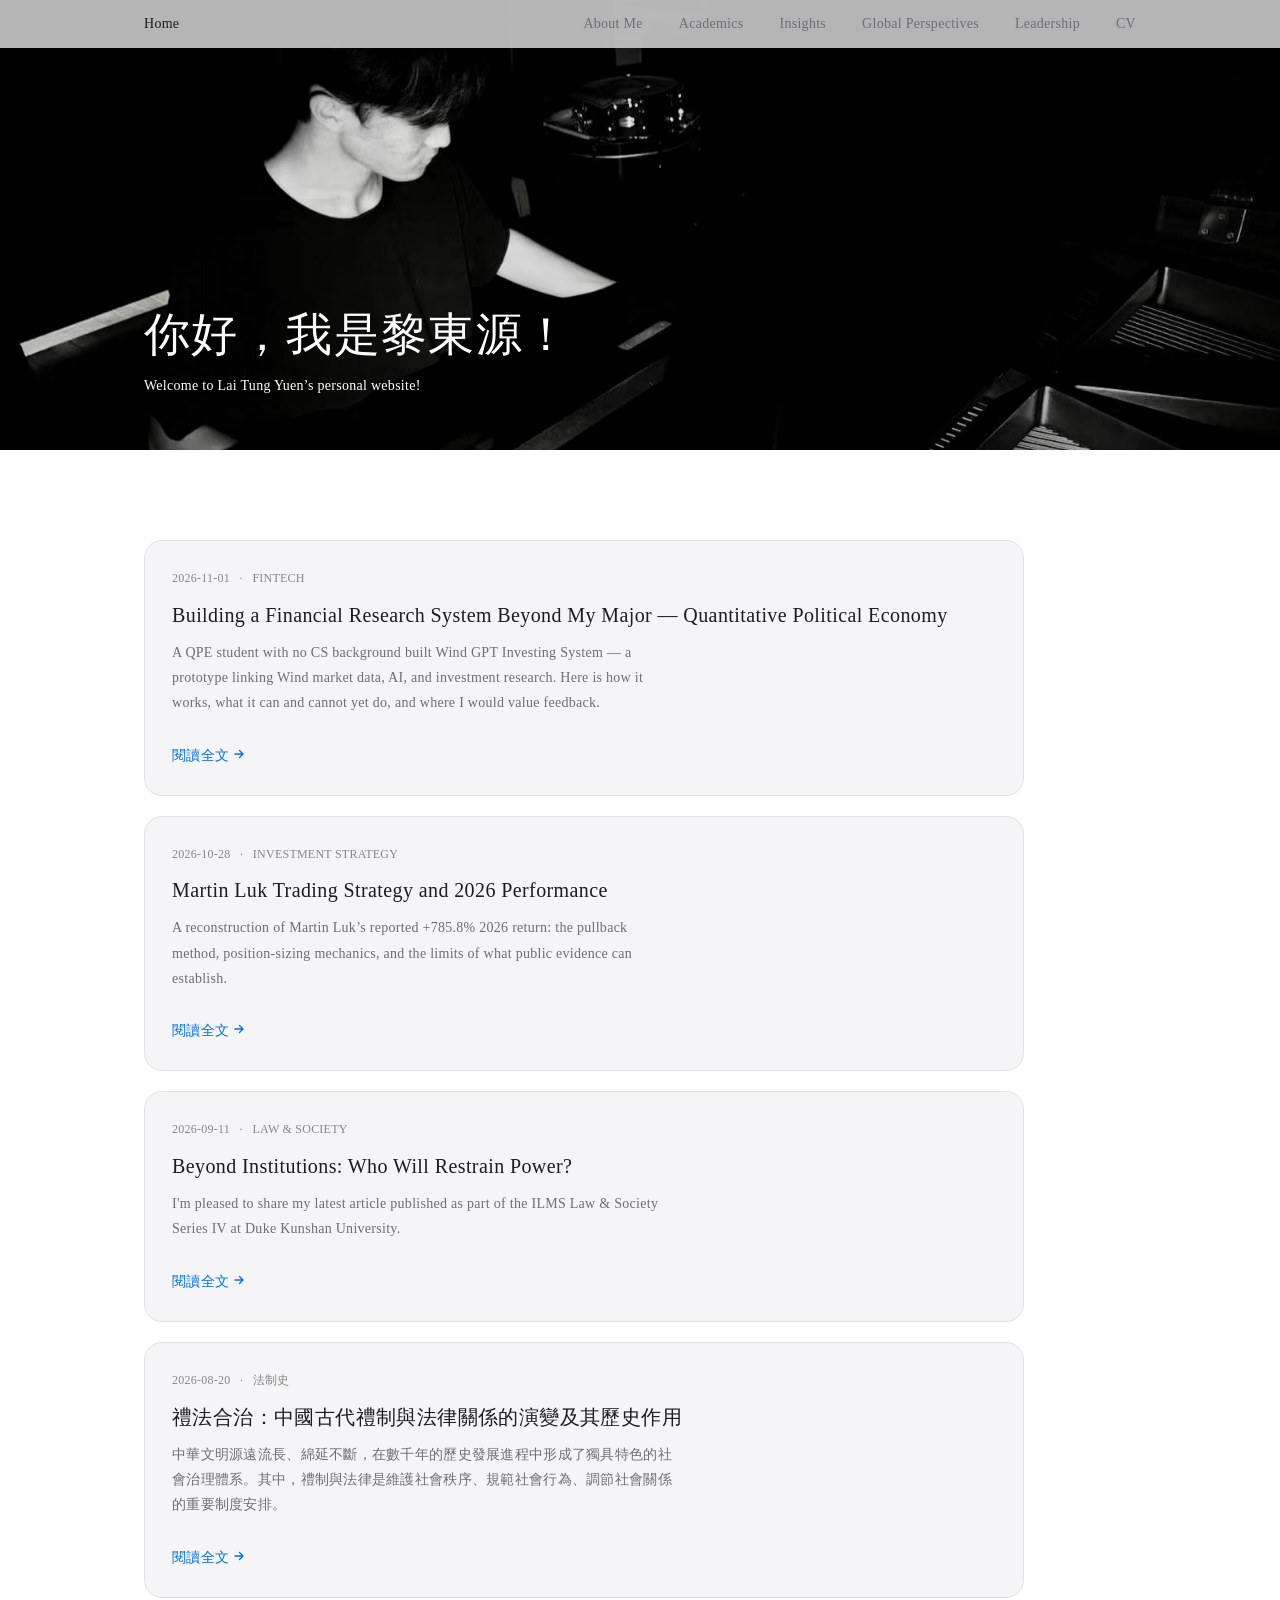
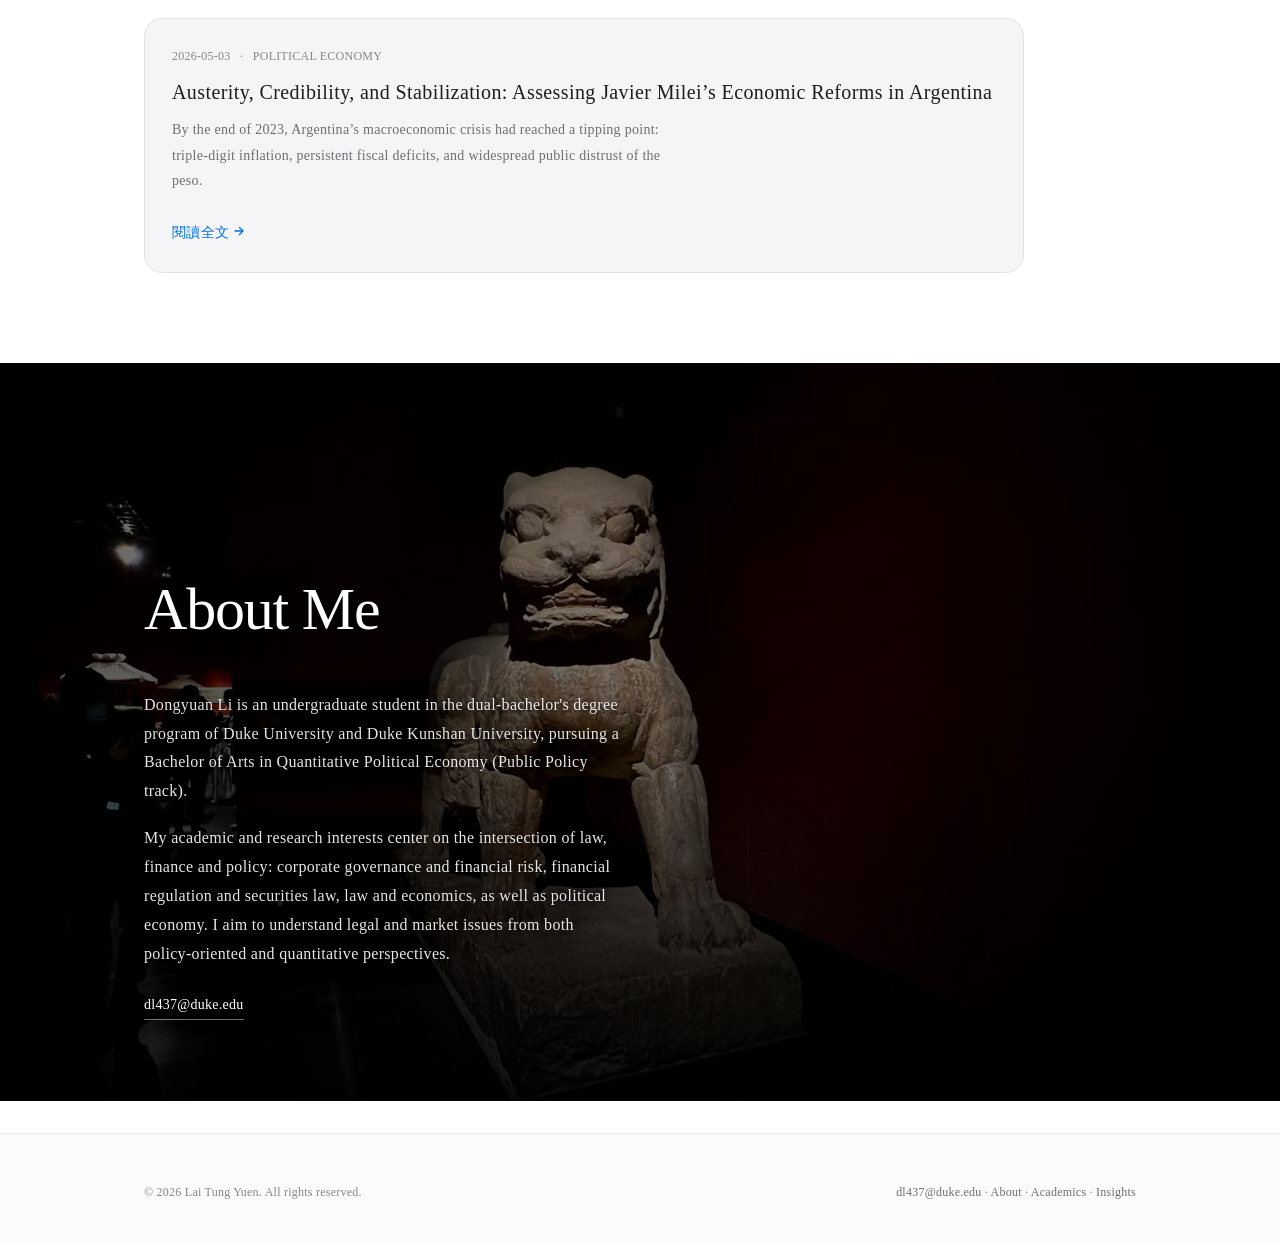
<file: index.html>
<!DOCTYPE html>
<html lang="zh-Hant">
<head>
<meta charset="UTF-8">
<meta name="viewport" content="width=device-width, initial-scale=1">
<title>Lai Tung Yuen — Personal Site</title>
<meta name="description" content="個人網站：學術成果與投資研究。">
<link rel="stylesheet" href="assets/css/style.css">
</head>
<body data-page="">

<!-- ========== 導航 ========== -->
<header class="nav">
  <div class="nav__inner">
    <a class="nav__brand" href="index.html" data-nav-brand>Home</a>
    <nav class="nav__links" aria-label="主導覽">
      <a class="nav__link" data-magnetic href="about.html">About Me</a>
      <a class="nav__link" data-magnetic href="academics.html">Academics</a>
      <a class="nav__link" data-magnetic href="insights.html">Insights</a>
      <a class="nav__link" data-magnetic href="global.html">Global Perspectives</a>
      <a class="nav__link" data-magnetic href="leadership.html">Leadership</a>
      <!-- 若要放 CV：把 href 改成你的 PDF 路徑，例如 assets/cv.pdf -->
      <a class="nav__link" data-magnetic href="#">CV</a>
    </nav>
    <button class="nav__toggle" aria-label="開啟選單" aria-expanded="false">
      <span></span><span></span>
    </button>
  </div>
</header>

<main>

  <!-- ========== Hero：圖片佔據螢幕上方二分之一 ========== -->
  <section class="hero" aria-label="主視覺">
    <div class="hero__media">
      <img src="assets/img/hero.jpg" alt="個人照片" fetchpriority="high">
    </div>
    <div class="hero__scrim"></div>
    <div class="hero__caption">
      <h1 class="hero__title" data-hero-title>你好，我是黎東源！</h1>
      <p class="hero__subtitle" data-hero-subtitle></p>
    </div>
  </section>

  <!-- ========== 最新內容：學術論文 + 投資研究，越新排越上面 ========== -->
  <section class="section wrap" aria-label="最新內容">
    <div class="feed" data-home-feed>
      <!-- 由 app.js 依 content.js 渲染 -->
    </div>
  </section>

  <!-- ========== About Me：大圖 + 簡介 ========== -->
  <section class="about-hero" aria-label="About Me">
    <div class="about-hero__media">
      <img src="assets/img/about.jpg" alt="" loading="lazy" decoding="async">
    </div>
    <div class="about-hero__scrim" aria-hidden="true"></div>
    <div class="about-hero__caption">
      <h2 class="about-hero__title">About Me</h2>
      <div class="about-hero__bio" data-about-intro></div>
      <a class="about-hero__email" href="#" data-email></a>
    </div>
  </section>

</main>

<!-- ========== 頁腳 ========== -->
<footer class="footer">
  <div class="wrap footer__inner">
    <div>&copy; <span data-year>2026</span> <span data-footer-name>Lai Tung Yuen</span>. All rights reserved.</div>
    <div>
      <a href="#" data-email>Email</a> ·
      <a href="about.html">About</a> ·
      <a href="academics.html">Academics</a> ·
      <a href="insights.html">Insights</a>
    </div>
  </div>
</footer>

<script src="assets/js/content.js"></script>
<script src="assets/js/app.js"></script>
</body>
</html>
</file>
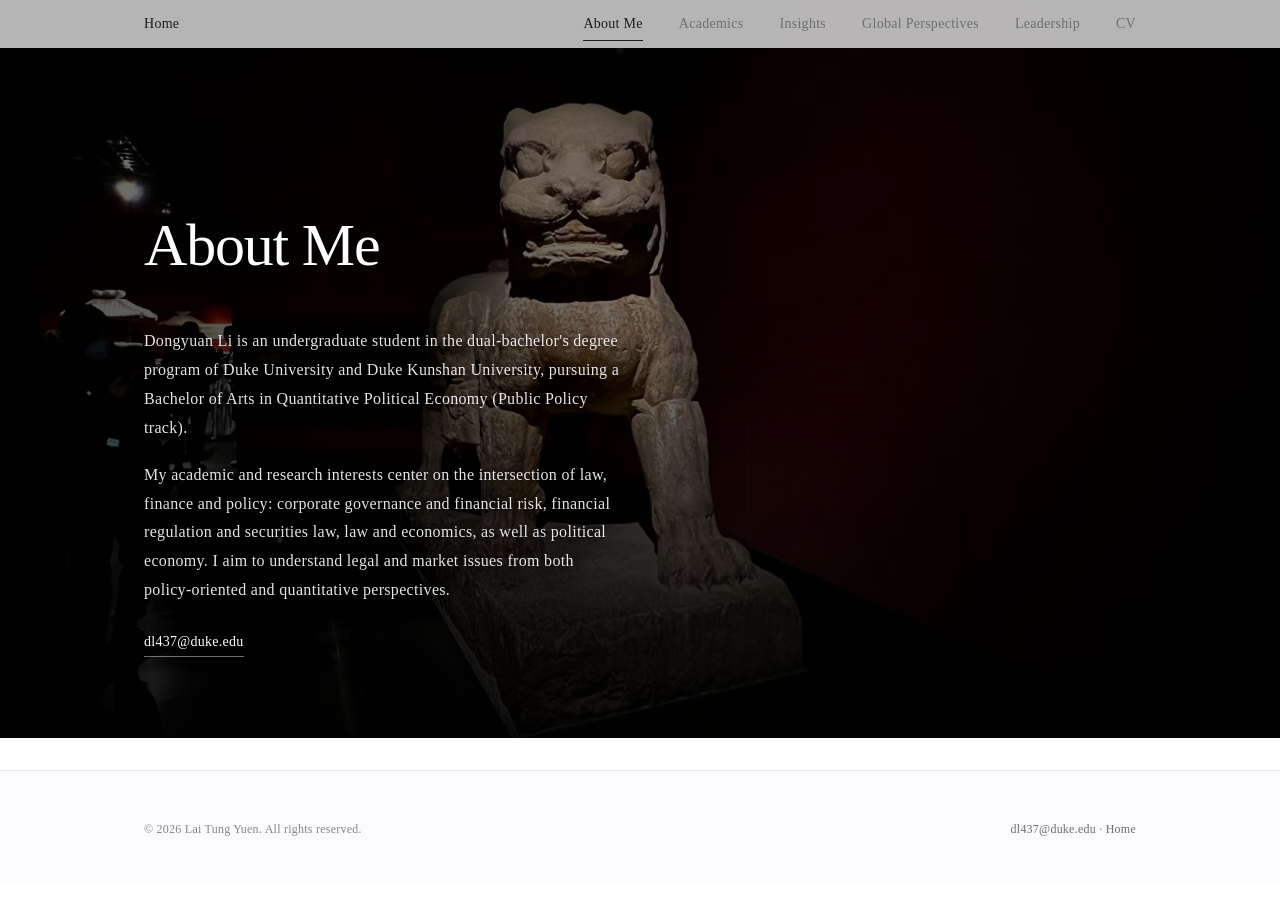
<file: about.html>
<!DOCTYPE html>
<html lang="zh-Hant">
<head>
<meta charset="UTF-8">
<meta name="viewport" content="width=device-width, initial-scale=1">
<title>About Me — Lai Tung Yuen</title>
<meta name="description" content="個人簡歷、教育背景與工作經歷。">
<link rel="stylesheet" href="assets/css/style.css">
</head>
<body data-page="About Me">

<div class="progress" aria-hidden="true"></div>

<header class="nav">
  <div class="nav__inner">
    <a class="nav__brand" href="index.html" data-nav-brand>Home</a>
    <nav class="nav__links" aria-label="主導覽">
      <a class="nav__link" data-magnetic href="about.html">About Me</a>
      <a class="nav__link" data-magnetic href="academics.html">Academics</a>
      <a class="nav__link" data-magnetic href="insights.html">Insights</a>
      <a class="nav__link" data-magnetic href="global.html">Global Perspectives</a>
      <a class="nav__link" data-magnetic href="leadership.html">Leadership</a>
      <a class="nav__link" data-magnetic href="#">CV</a>
    </nav>
    <button class="nav__toggle" aria-label="開啟選單" aria-expanded="false">
      <span></span><span></span>
    </button>
  </div>
</header>

<main>

  <!-- ========== About Me：大圖 + 左淡右深的漸層遮罩，文字為白色 ========== -->
  <section class="about-hero">
    <div class="about-hero__media">
      <img src="assets/img/about.jpg" alt="" fetchpriority="high">
    </div>
    <div class="about-hero__scrim" aria-hidden="true"></div>
    <div class="about-hero__caption">
      <h1 class="about-hero__title">About Me</h1>
      <div class="about-hero__bio" data-about-intro></div>
      <a class="about-hero__email" href="#" data-email></a>
    </div>
  </section>

  <!-- 教育背景／經歷時間軸：content.js 的 about.sections 有內容時才會出現 -->
  <section class="section wrap" data-about-sections-wrap hidden>
    <div data-about-sections></div>
  </section>

</main>

<footer class="footer">
  <div class="wrap footer__inner">
    <div>&copy; <span data-year>2026</span> <span data-footer-name>Lai Tung Yuen</span>. All rights reserved.</div>
    <div>
      <a href="#" data-email>Email</a> ·
      <a href="index.html">Home</a>
    </div>
  </div>
</footer>

<script src="assets/js/content.js"></script>
<script src="assets/js/app.js"></script>
</body>
</html>
</file>
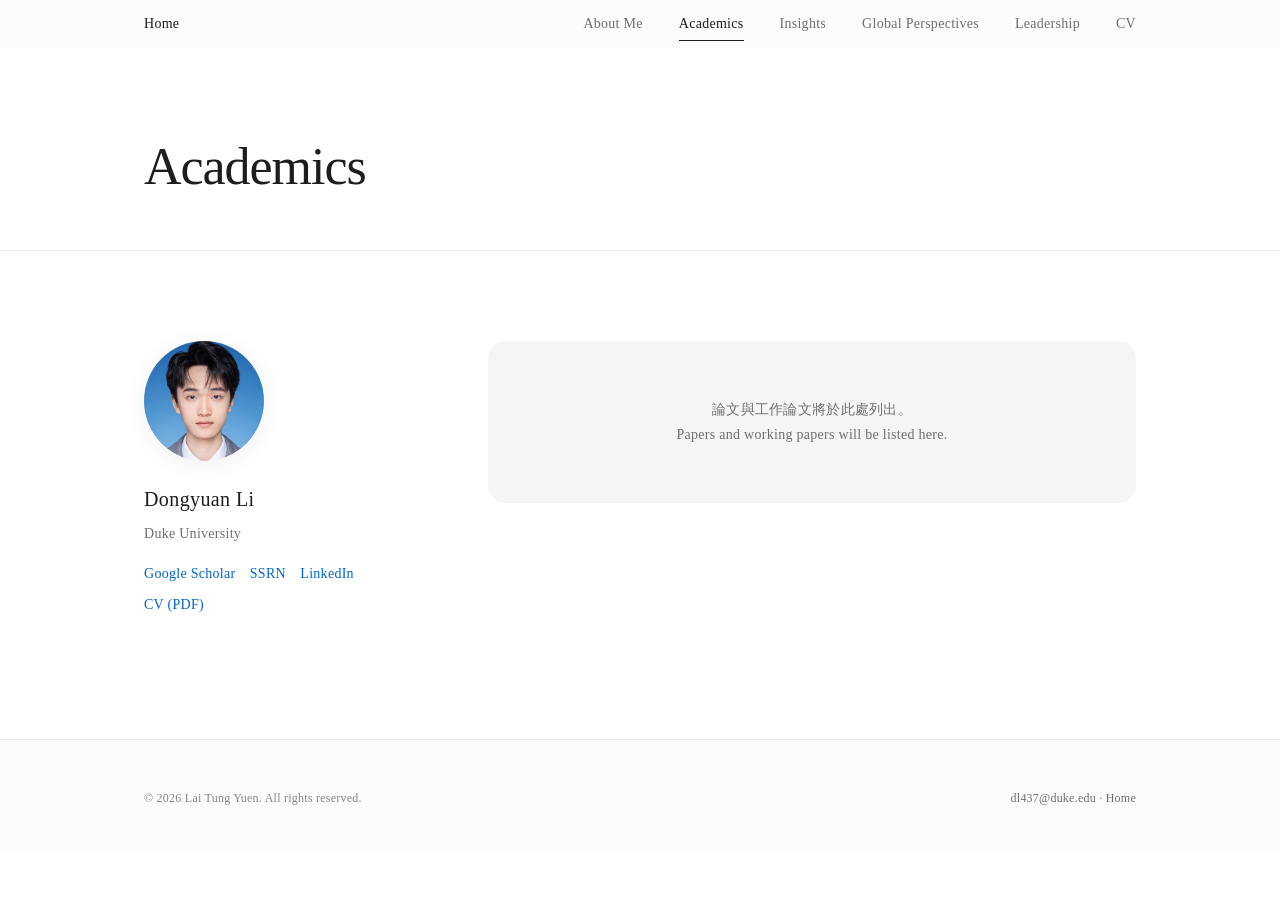
<file: academics.html>
<!DOCTYPE html>
<html lang="zh-Hant">
<head>
<meta charset="UTF-8">
<meta name="viewport" content="width=device-width, initial-scale=1">
<title>Academics — Lai Tung Yuen</title>
<meta name="description" content="學術成果：已發表論文與工作論文。">
<link rel="stylesheet" href="assets/css/style.css">
</head>
<body data-page="Academics">

<div class="progress" aria-hidden="true"></div>

<header class="nav">
  <div class="nav__inner">
    <a class="nav__brand" href="index.html" data-nav-brand>Home</a>
    <nav class="nav__links" aria-label="主導覽">
      <a class="nav__link" data-magnetic href="about.html">About Me</a>
      <a class="nav__link" data-magnetic href="academics.html">Academics</a>
      <a class="nav__link" data-magnetic href="insights.html">Insights</a>
      <a class="nav__link" data-magnetic href="global.html">Global Perspectives</a>
      <a class="nav__link" data-magnetic href="leadership.html">Leadership</a>
      <a class="nav__link" data-magnetic href="#">CV</a>
    </nav>
    <button class="nav__toggle" aria-label="開啟選單" aria-expanded="false">
      <span></span><span></span>
    </button>
  </div>
</header>

<main>

  <section class="page-head wrap">
    <h1 class="reveal">Academics</h1>
  </section>

  <hr class="rule">

  <section class="section wrap">
    <div class="scholar">

      <!-- 左側：作者檔案卡（Google Scholar 風格） -->
      <aside class="scholar__card reveal" data-scholar-card></aside>

      <!-- 右側：論文列表 -->
      <div data-pubs></div>

    </div>
  </section>

</main>

<footer class="footer">
  <div class="wrap footer__inner">
    <div>&copy; <span data-year>2026</span> <span data-footer-name>Lai Tung Yuen</span>. All rights reserved.</div>
    <div>
      <a href="#" data-email>Email</a> ·
      <a href="index.html">Home</a>
    </div>
  </div>
</footer>

<script src="assets/js/content.js"></script>
<script src="assets/js/app.js"></script>
</body>
</html>
</file>
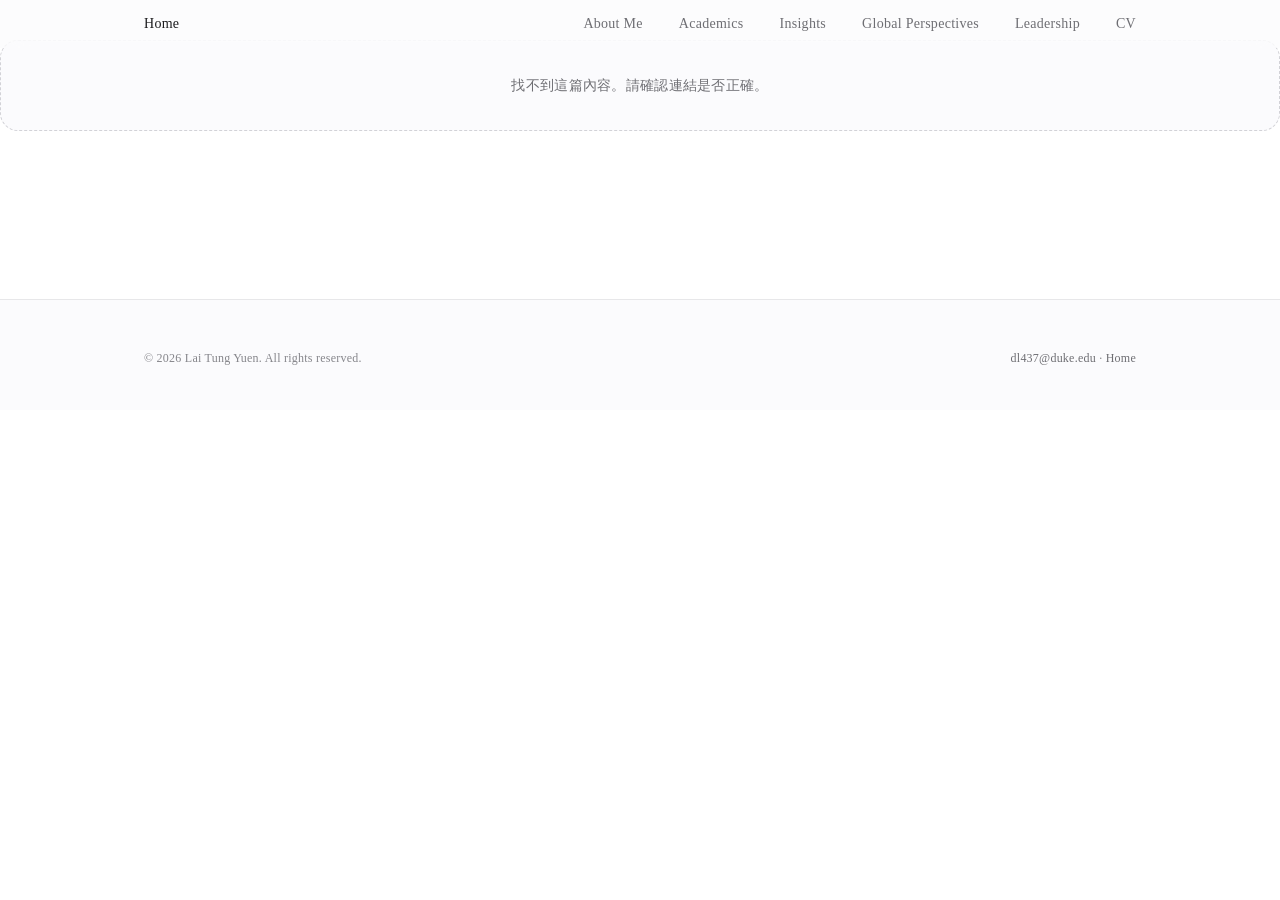
<file: article.html>
<!DOCTYPE html>
<html lang="zh-Hant">
<head>
<meta charset="UTF-8">
<meta name="viewport" content="width=device-width, initial-scale=1">
<title>Reading — Lai Tung Yuen</title>
<meta name="description" content="閱讀全文。">
<link rel="stylesheet" href="assets/css/style.css">
</head>
<body data-page="">

<!-- 閱讀進度條 -->
<div class="progress" aria-hidden="true"></div>

<header class="nav">
  <div class="nav__inner">
    <a class="nav__brand" href="index.html" data-nav-brand>Home</a>
    <nav class="nav__links" aria-label="主導覽">
      <a class="nav__link" data-magnetic href="about.html">About Me</a>
      <a class="nav__link" data-magnetic href="academics.html">Academics</a>
      <a class="nav__link" data-magnetic href="insights.html">Insights</a>
      <a class="nav__link" data-magnetic href="global.html">Global Perspectives</a>
      <a class="nav__link" data-magnetic href="leadership.html">Leadership</a>
      <a class="nav__link" data-magnetic href="#">CV</a>
    </nav>
    <button class="nav__toggle" aria-label="開啟選單" aria-expanded="false">
      <span></span><span></span>
    </button>
  </div>
</header>

<main class="reader" data-article>
  <div class="wrap wrap--read">

    <!-- 返回 -->
    <div style="padding-top:calc(var(--nav-h) + 1.5rem)">
      <a class="reader__back" href="insights.html" data-article-back></a>
    </div>

    <!-- 標題區 -->
    <header class="reader__head reveal" data-article-head></header>

    <!-- 正文 -->
    <article class="prose stagger" data-article-body></article>

    <!-- 公開的閱讀次數（淺色小字，靠右下） -->
    <p class="viewcount" data-viewcount hidden></p>

    <!-- 上一篇 / 下一篇 -->
    <nav class="pager" aria-label="文章導覽" data-article-pager></nav>

  </div>
</main>

<footer class="footer">
  <div class="wrap footer__inner">
    <div>&copy; <span data-year>2026</span> <span data-footer-name>Lai Tung Yuen</span>. All rights reserved.</div>
    <div>
      <a href="#" data-email>Email</a> ·
      <a href="index.html">Home</a>
    </div>
  </div>
</footer>

<script src="assets/js/content.js"></script>
<script src="assets/js/app.js"></script>
</body>
</html>
</file>
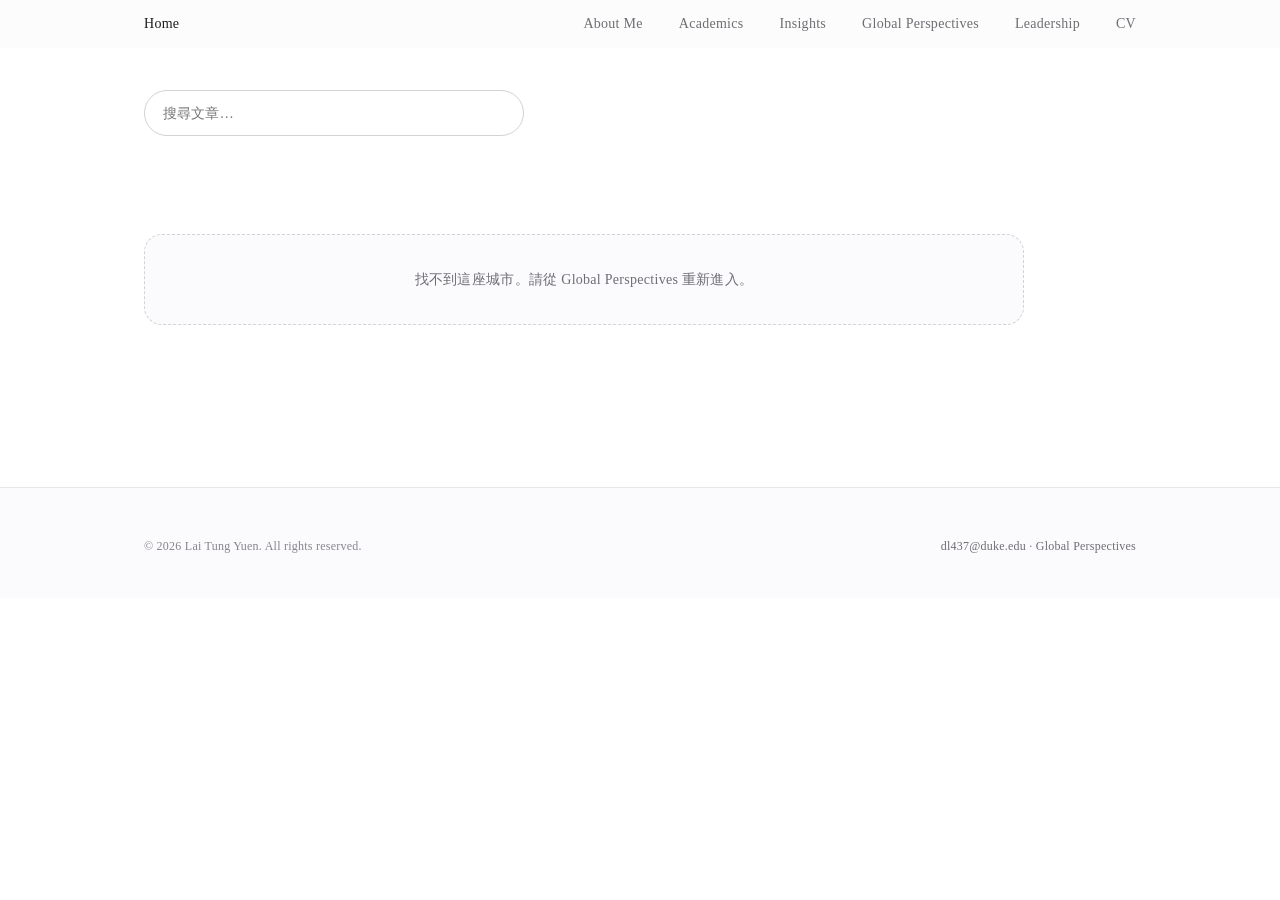
<file: city.html>
<!DOCTYPE html>
<html lang="zh-Hant">
<head>
<meta charset="UTF-8">
<meta name="viewport" content="width=device-width, initial-scale=1">
<title>City — Lai Tung Yuen</title>
<meta name="description" content="城市觀察：在這座城市生活與工作時的記錄。">
<link rel="stylesheet" href="assets/css/style.css">
</head>
<body data-page="">

<header class="nav">
  <div class="nav__inner">
    <a class="nav__brand" href="index.html" data-nav-brand>Home</a>
    <nav class="nav__links" aria-label="主導覽">
      <a class="nav__link" data-magnetic href="about.html">About Me</a>
      <a class="nav__link" data-magnetic href="academics.html">Academics</a>
      <a class="nav__link" data-magnetic href="insights.html">Insights</a>
      <a class="nav__link" data-magnetic href="global.html">Global Perspectives</a>
      <a class="nav__link" data-magnetic href="leadership.html">Leadership</a>
      <a class="nav__link" data-magnetic href="#">CV</a>
    </nav>
    <button class="nav__toggle" aria-label="開啟選單" aria-expanded="false">
      <span></span><span></span>
    </button>
  </div>
</header>

<main data-city>

  <!-- 城市大圖 -->
  <section class="cityhero">
    <div class="cityhero__media" data-city-media></div>
    <div class="cityhero__scrim" aria-hidden="true"></div>
    <a class="cityhero__back" href="global.html" data-city-back></a>
    <div class="cityhero__caption">
      <p class="cityhero__country" data-city-country></p>
      <h1 class="cityhero__name" data-city-name></h1>
    </div>
  </section>

  <!-- 這座城市的文章 -->
  <section class="section wrap">
    <div class="collection__bar">
      <input class="collection__search" type="search" placeholder="搜尋文章…"
             aria-label="搜尋文章" data-search>
      <div class="tagbar__row" data-tagbar></div>
    </div>

    <div class="posts" data-posts></div>
  </section>

</main>

<footer class="footer">
  <div class="wrap footer__inner">
    <div>&copy; <span data-year>2026</span> <span data-footer-name>Lai Tung Yuen</span>. All rights reserved.</div>
    <div>
      <a href="#" data-email>Email</a> ·
      <a href="global.html">Global Perspectives</a>
    </div>
  </div>
</footer>

<script src="assets/js/content.js"></script>
<script src="assets/js/app.js"></script>
</body>
</html>
</file>
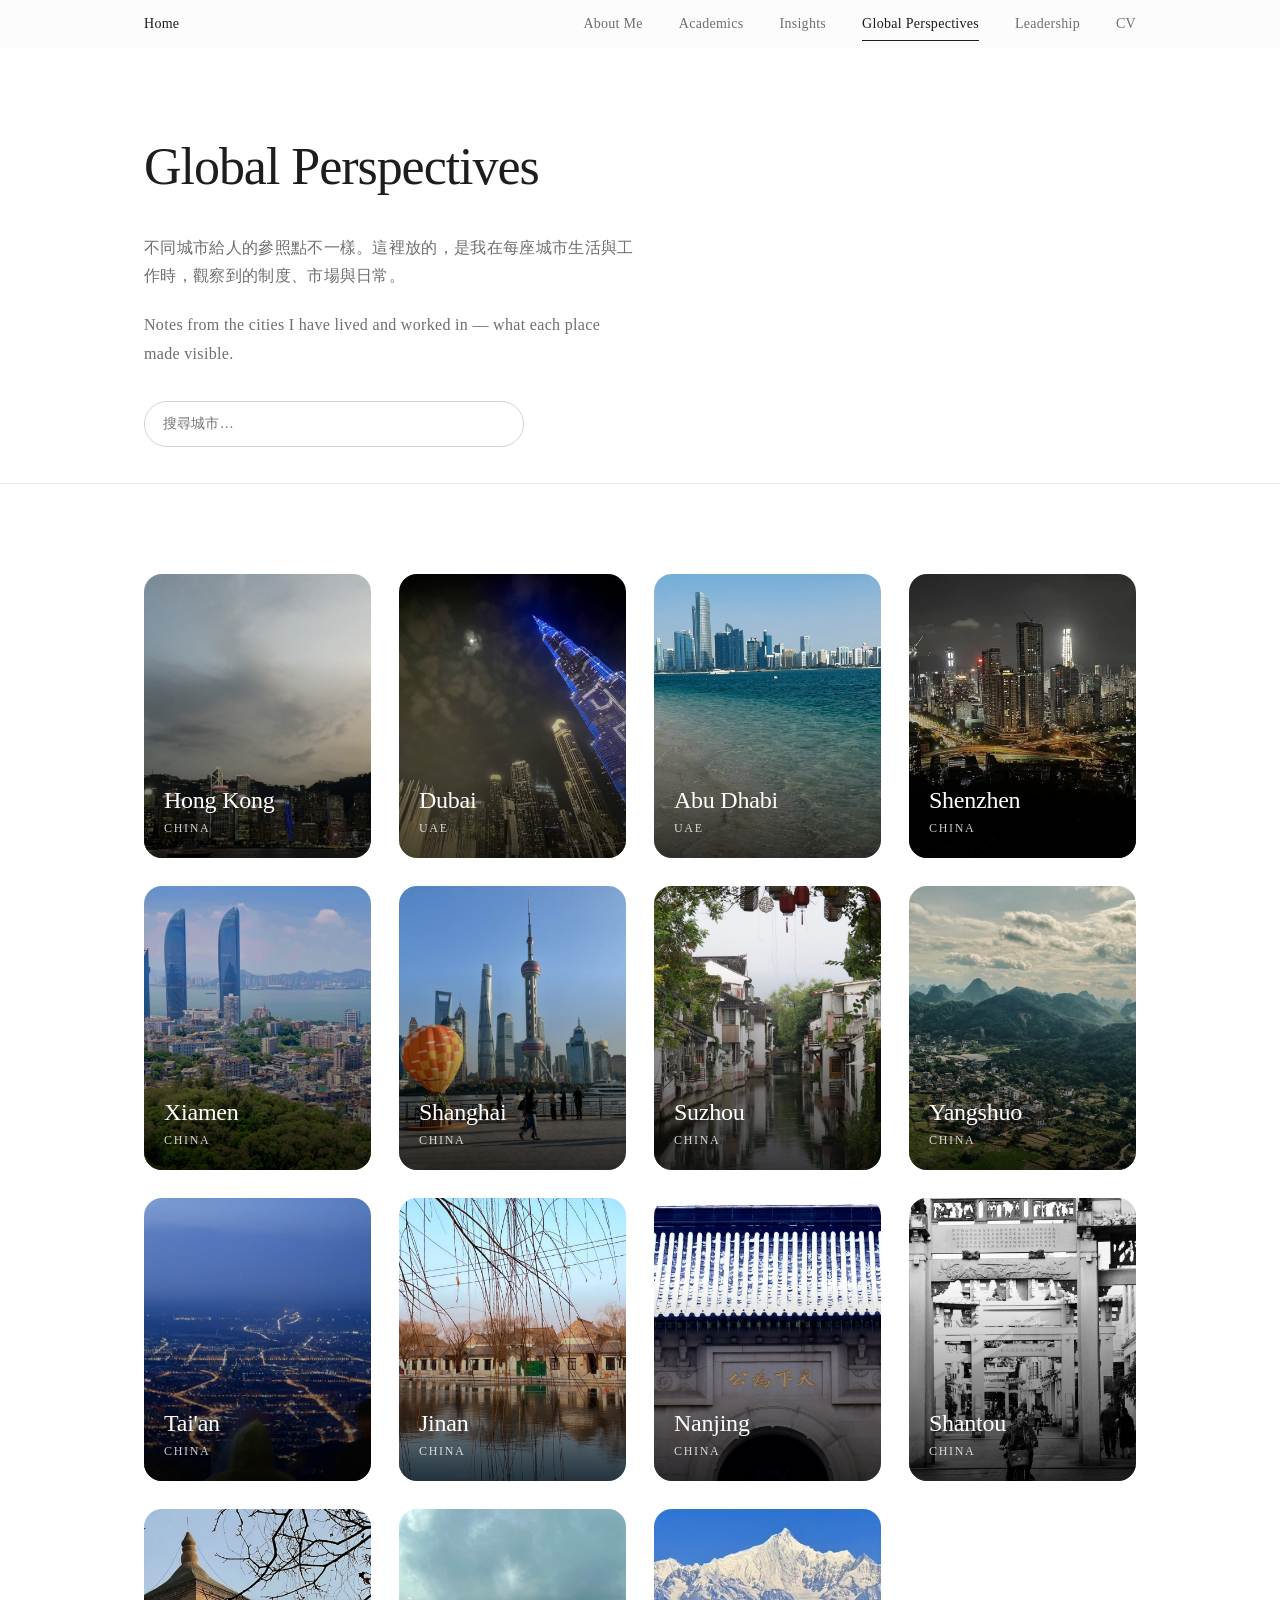
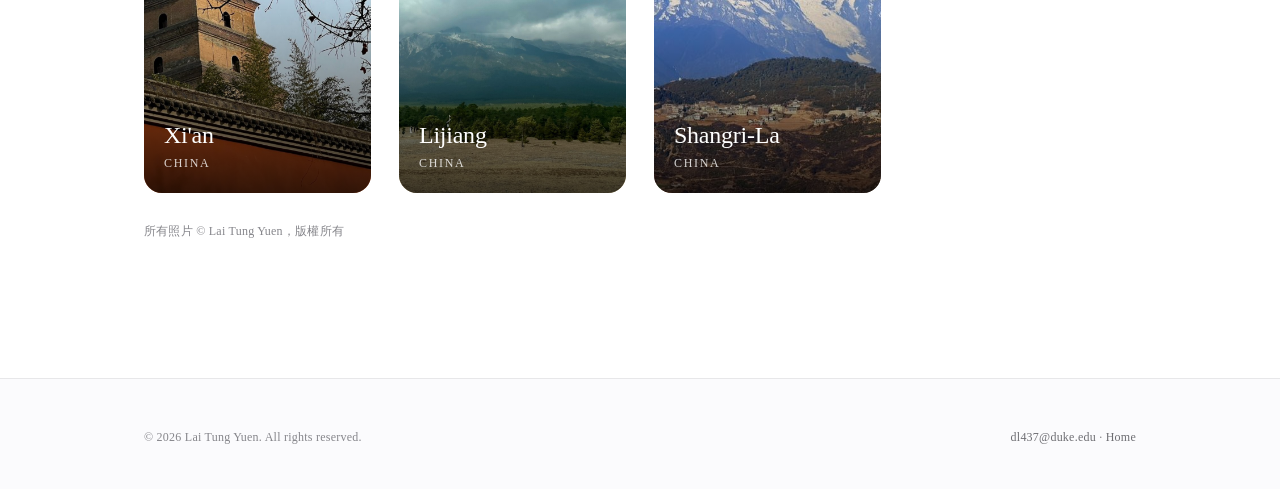
<file: global.html>
<!DOCTYPE html>
<html lang="zh-Hant">
<head>
<meta charset="UTF-8">
<meta name="viewport" content="width=device-width, initial-scale=1">
<title>Global Perspectives — Lai Tung Yuen</title>
<meta name="description" content="城市觀察：在不同城市生活與工作時的記錄與思考。">
<link rel="stylesheet" href="assets/css/style.css">
</head>
<body data-page="Global Perspectives">

<div class="progress" aria-hidden="true"></div>

<header class="nav">
  <div class="nav__inner">
    <a class="nav__brand" href="index.html" data-nav-brand>Home</a>
    <nav class="nav__links" aria-label="主導覽">
      <a class="nav__link" data-magnetic href="about.html">About Me</a>
      <a class="nav__link" data-magnetic href="academics.html">Academics</a>
      <a class="nav__link" data-magnetic href="insights.html">Insights</a>
      <a class="nav__link" data-magnetic href="global.html">Global Perspectives</a>
      <a class="nav__link" data-magnetic href="leadership.html">Leadership</a>
      <a class="nav__link" data-magnetic href="#">CV</a>
    </nav>
    <button class="nav__toggle" aria-label="開啟選單" aria-expanded="false">
      <span></span><span></span>
    </button>
  </div>
</header>

<main>

  <section class="page-head wrap">
    <h1 class="reveal">Global Perspectives</h1>
    <p class="lede reveal" data-delay="1">
      不同城市給人的參照點不一樣。這裡放的，是我在每座城市生活與工作時，觀察到的制度、市場與日常。
    </p>
    <p class="lede reveal" data-delay="2">
      Notes from the cities I have lived and worked in — what each place made visible.
    </p>
    <input class="collection__search page-head__search reveal" data-delay="3"
           type="search" placeholder="搜尋城市…" aria-label="搜尋城市" data-city-search>
  </section>

  <hr class="rule">

  <!-- 城市卡片 -->
  <section class="section wrap">
    <div class="citygrid" data-cities>
      <!-- 由 app.js 依 content.js 的 global.cities 渲染 -->
    </div>
    <p class="credit" data-cities-credit></p>
  </section>

</main>

<footer class="footer">
  <div class="wrap footer__inner">
    <div>&copy; <span data-year>2026</span> <span data-footer-name>Lai Tung Yuen</span>. All rights reserved.</div>
    <div>
      <a href="#" data-email>Email</a> ·
      <a href="index.html">Home</a>
    </div>
  </div>
</footer>

<script src="assets/js/content.js"></script>
<script src="assets/js/app.js"></script>
</body>
</html>
</file>
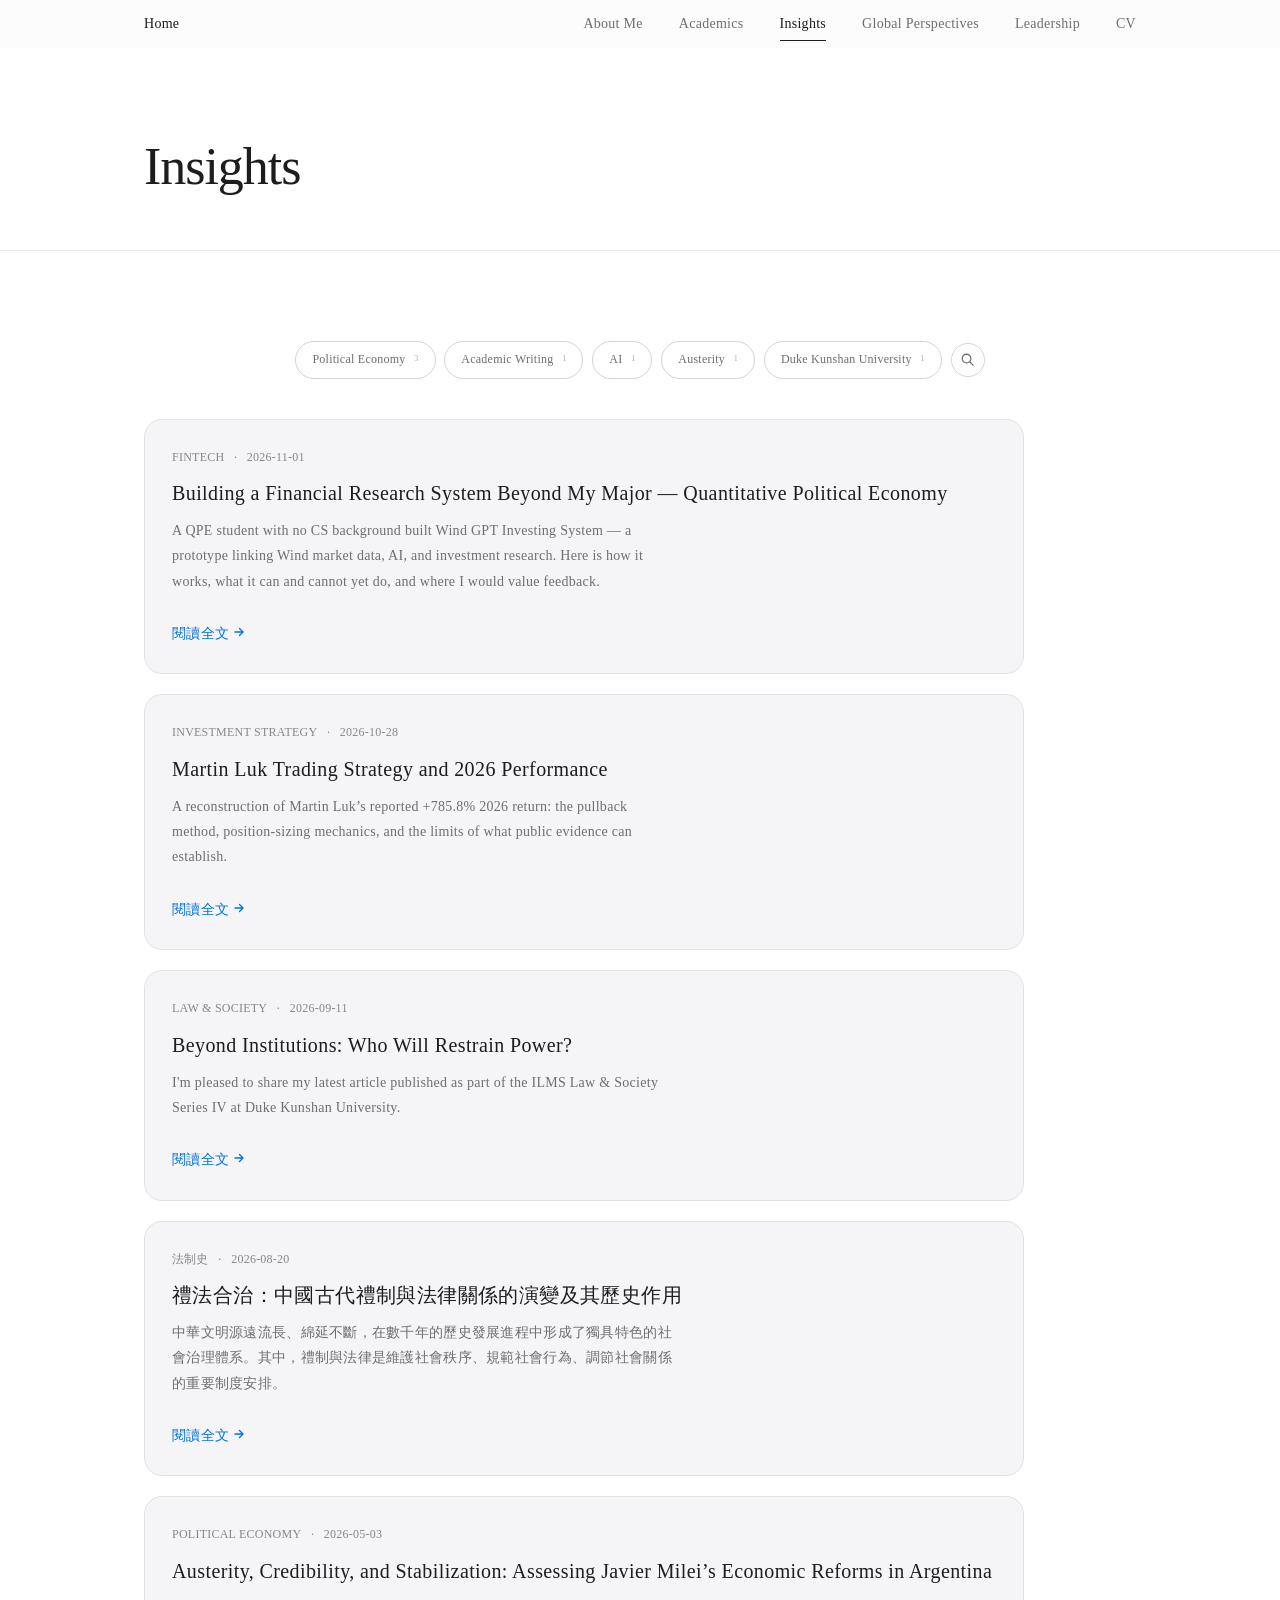
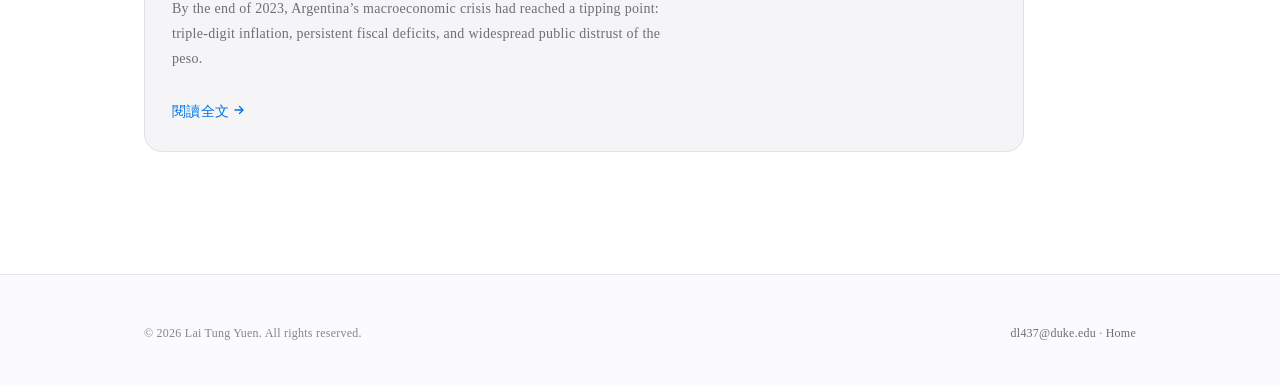
<file: insights.html>
<!DOCTYPE html>
<html lang="zh-Hant">
<head>
<meta charset="UTF-8">
<meta name="viewport" content="width=device-width, initial-scale=1">
<title>Insights — Lai Tung Yuen</title>
<meta name="description" content="投資研究：市場觀察與研究筆記。">
<link rel="stylesheet" href="assets/css/style.css">
</head>
<body data-page="Insights">

<div class="progress" aria-hidden="true"></div>

<header class="nav">
  <div class="nav__inner">
    <a class="nav__brand" href="index.html" data-nav-brand>Home</a>
    <nav class="nav__links" aria-label="主導覽">
      <a class="nav__link" data-magnetic href="about.html">About Me</a>
      <a class="nav__link" data-magnetic href="academics.html">Academics</a>
      <a class="nav__link" data-magnetic href="insights.html">Insights</a>
      <a class="nav__link" data-magnetic href="global.html">Global Perspectives</a>
      <a class="nav__link" data-magnetic href="leadership.html">Leadership</a>
      <a class="nav__link" data-magnetic href="#">CV</a>
    </nav>
    <button class="nav__toggle" aria-label="開啟選單" aria-expanded="false">
      <span></span><span></span>
    </button>
  </div>
</header>

<main>

  <section class="page-head wrap">
    <h1 class="reveal">Insights</h1>
  </section>

  <hr class="rule">

  <section class="section wrap">
    <!-- 標籤列：預設顯示文章數最多的 5 個，右側可展開全部標籤並搜尋 -->
    <div class="tagbar reveal" data-tagbar></div>

    <!-- 文章卡片 -->
    <div class="posts" data-posts></div>
  </section>

</main>

<footer class="footer">
  <div class="wrap footer__inner">
    <div>&copy; <span data-year>2026</span> <span data-footer-name>Lai Tung Yuen</span>. All rights reserved.</div>
    <div>
      <a href="#" data-email>Email</a> ·
      <a href="index.html">Home</a>
    </div>
  </div>
</footer>

<script src="assets/js/content.js"></script>
<script src="assets/js/app.js"></script>
</body>
</html>
</file>
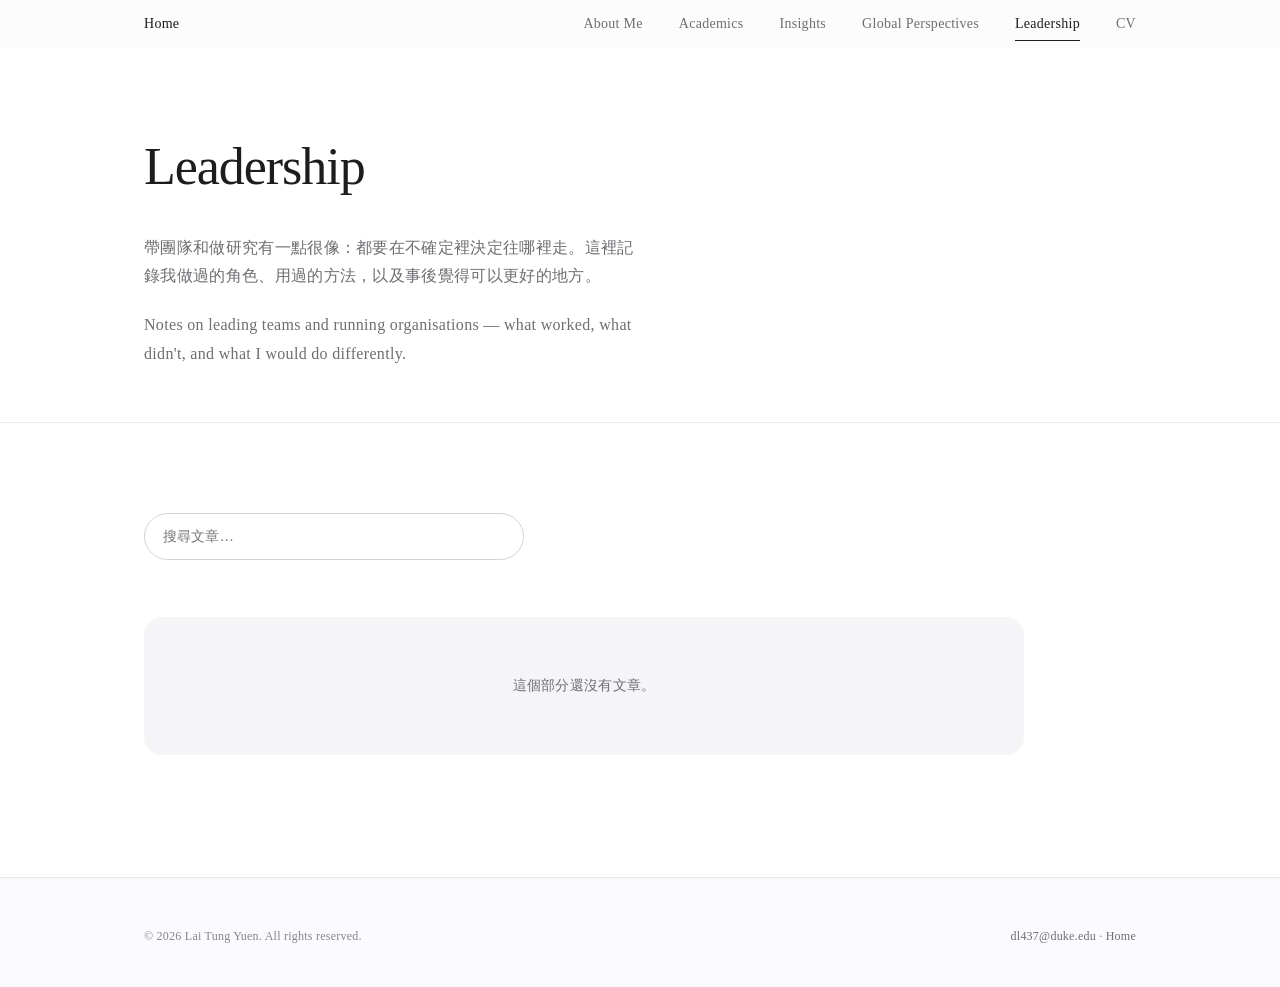
<file: leadership.html>
<!DOCTYPE html>
<html lang="zh-Hant">
<head>
<meta charset="UTF-8">
<meta name="viewport" content="width=device-width, initial-scale=1">
<title>Leadership — Lai Tung Yuen</title>
<meta name="description" content="領導與組織：經驗、方法與反省。">
<link rel="stylesheet" href="assets/css/style.css">
</head>
<body data-page="Leadership">

<div class="progress" aria-hidden="true"></div>

<header class="nav">
  <div class="nav__inner">
    <a class="nav__brand" href="index.html" data-nav-brand>Home</a>
    <nav class="nav__links" aria-label="主導覽">
      <a class="nav__link" data-magnetic href="about.html">About Me</a>
      <a class="nav__link" data-magnetic href="academics.html">Academics</a>
      <a class="nav__link" data-magnetic href="insights.html">Insights</a>
      <a class="nav__link" data-magnetic href="global.html">Global Perspectives</a>
      <a class="nav__link" data-magnetic href="leadership.html">Leadership</a>
      <a class="nav__link" data-magnetic href="#">CV</a>
    </nav>
    <button class="nav__toggle" aria-label="開啟選單" aria-expanded="false">
      <span></span><span></span>
    </button>
  </div>
</header>

<main data-leadership>

  <section class="page-head wrap">
    <h1 class="reveal">Leadership</h1>
    <p class="lede reveal" data-delay="1">
      帶團隊和做研究有一點很像：都要在不確定裡決定往哪裡走。這裡記錄我做過的角色、用過的方法，以及事後覺得可以更好的地方。
    </p>
    <p class="lede reveal" data-delay="2">
      Notes on leading teams and running organisations — what worked, what didn't, and what I would do differently.
    </p>
  </section>

  <hr class="rule">

  <section class="section wrap">
    <div class="collection__bar">
      <input class="collection__search" type="search" placeholder="搜尋文章…"
             aria-label="搜尋文章" data-search>
      <div class="tagbar__row" data-tagbar></div>
    </div>

    <div class="posts" data-posts></div>
  </section>

</main>

<footer class="footer">
  <div class="wrap footer__inner">
    <div>&copy; <span data-year>2026</span> <span data-footer-name>Lai Tung Yuen</span>. All rights reserved.</div>
    <div>
      <a href="#" data-email>Email</a> ·
      <a href="index.html">Home</a>
    </div>
  </div>
</footer>

<script src="assets/js/content.js"></script>
<script src="assets/js/app.js"></script>
</body>
</html>
</file>
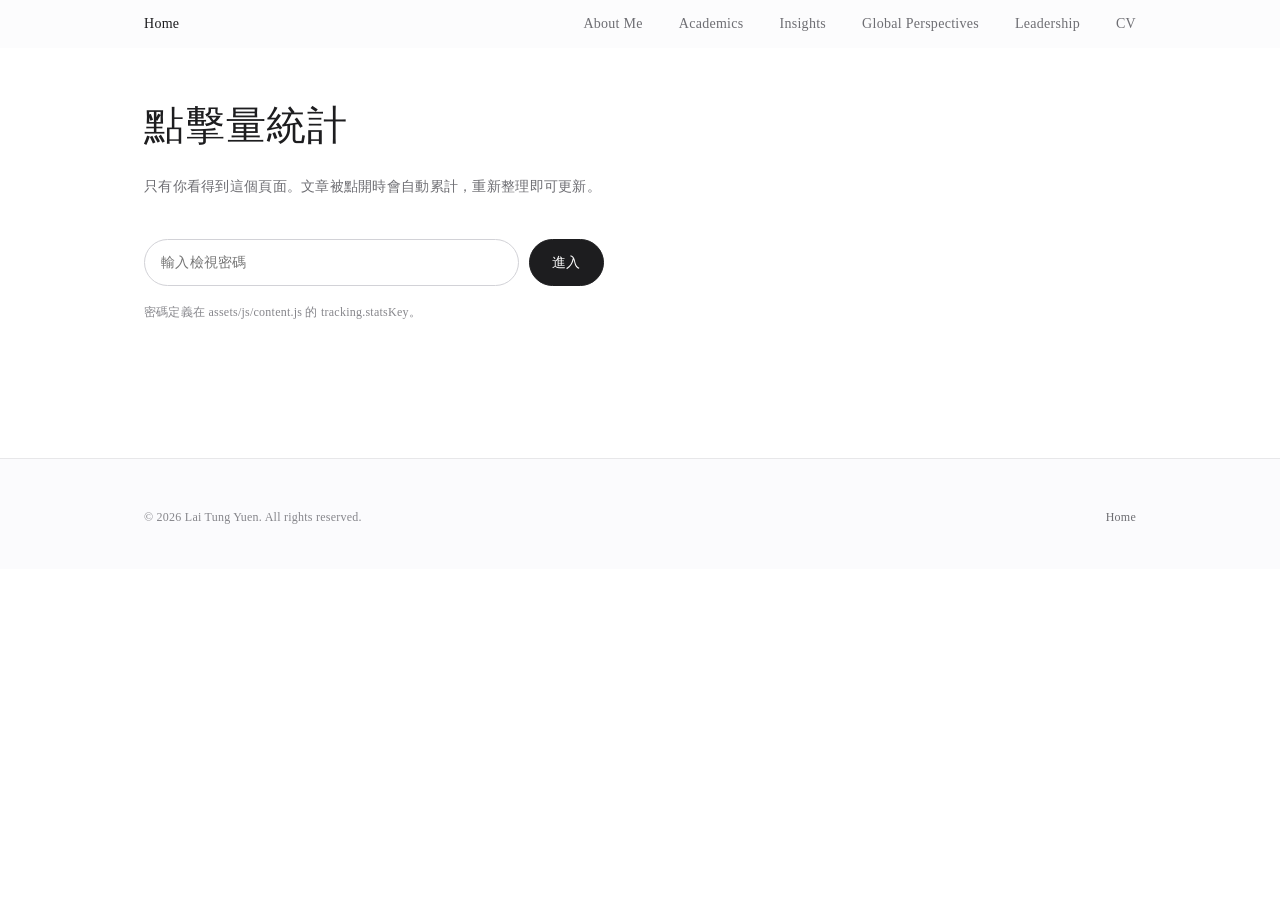
<file: stats.html>
<!DOCTYPE html>
<html lang="zh-Hant">
<head>
<meta charset="UTF-8">
<meta name="viewport" content="width=device-width, initial-scale=1">
<title>Stats</title>
<!-- 這是後台頁面，沒有連到任何導覽列，網址是 stats.html -->
<meta name="robots" content="noindex, nofollow">
<link rel="stylesheet" href="assets/css/style.css">
</head>
<body data-page="">

<header class="nav">
  <div class="nav__inner">
    <a class="nav__brand" href="index.html" data-nav-brand>Home</a>
    <nav class="nav__links" aria-label="主導覽">
      <a class="nav__link" data-magnetic href="about.html">About Me</a>
      <a class="nav__link" data-magnetic href="academics.html">Academics</a>
      <a class="nav__link" data-magnetic href="insights.html">Insights</a>
      <a class="nav__link" data-magnetic href="global.html">Global Perspectives</a>
      <a class="nav__link" data-magnetic href="leadership.html">Leadership</a>
      <a class="nav__link" data-magnetic href="#">CV</a>
    </nav>
    <button class="nav__toggle" aria-label="開啟選單" aria-expanded="false">
      <span></span><span></span>
    </button>
  </div>
</header>

<main class="section wrap" data-stats>

  <h1 style="font-size:clamp(1.75rem,4vw,2.5rem)">點擊量統計</h1>
  <p class="muted small" style="margin-top:.75rem">
    只有你看得到這個頁面。文章被點開時會自動累計，重新整理即可更新。
  </p>

  <!-- 密碼閘 -->
  <div class="stats-gate" data-stats-gate>
    <form class="stats-gate__form" data-stats-form>
      <input class="stats-gate__input" type="password" placeholder="輸入檢視密碼"
             aria-label="檢視密碼" autocomplete="current-password">
      <button class="btn" type="submit">進入</button>
    </form>
    <p class="stats-gate__err" data-stats-error></p>
    <p class="stats-gate__hint">
      密碼定義在 <code>assets/js/content.js</code> 的 <code>tracking.statsKey</code>。
    </p>
  </div>

  <!-- 統計內容 -->
  <div data-stats-body hidden>
    <div class="stats-summary" data-stats-summary></div>
    <table class="stats-table">
      <tbody data-stats-table></tbody>
    </table>
  </div>

</main>

<footer class="footer">
  <div class="wrap footer__inner">
    <div>&copy; <span data-year>2026</span> <span data-footer-name></span>. All rights reserved.</div>
    <div><a href="index.html">Home</a></div>
  </div>
</footer>

<script src="assets/js/content.js"></script>
<script src="assets/js/app.js"></script>
</body>
</html>
</file>
<file: assets/css/style.css>
/* ==========================================================================
   Personal Site — Design System
   风格参考：Apple 官网（大量留白 / 半透明毛玻璃导航 / 克制的动效 / 细腻字距）
   字体：英文 Times New Roman 12pt，繁體中文 宋體
   ========================================================================== */

/* ---------- 1. 设计变量 ---------- */
:root {
  /* 颜色 */
  --bg:            #ffffff;
  --bg-alt:        #fbfbfd;
  --surface:       #f5f5f7;
  --surface-2:     #ededf0;
  --text:          #1d1d1f;
  --text-2:        #6e6e73;
  --text-3:        #86868b;
  --link:          #0066cc;
  --link-hover:    #004499;
  --accent:        #0071e3;
  --border:        #d2d2d7;
  --border-soft:   rgba(0, 0, 0, 0.08);

  /* 字体 */
  --font-en: "Times New Roman", "Nimbus Roman", "Liberation Serif", Times, serif;
  --font-tc: "Songti TC", "Songti SC", "STSong", "SimSun", "Noto Serif TC", serif;
  --font-mono: "SF Mono", "Menlo", "Consolas", monospace;

  /* 排版 — 英文基准 12pt（= 16px） */
  --fs-base:   12pt;
  --fs-sm:     0.875rem;
  --fs-xs:     0.75rem;
  --fs-lg:     1.25rem;
  --fs-xl:     1.75rem;
  --fs-2xl:    2.5rem;
  --fs-3xl:    3.5rem;
  --fs-hero:   clamp(2.5rem, 6vw, 5rem);

  /* 间距 */
  --gutter: clamp(1.5rem, 5vw, 6rem);
  --maxw: 1120px;
  --maxw-read: 820px;

  /* 其他 */
  --radius:    18px;
  --radius-sm: 10px;
  --nav-h:     48px;
  --ease:      cubic-bezier(0.16, 1, 0.3, 1);

  /* 阴影 */
  --shadow-sm: 0 1px 3px rgba(0, 0, 0, 0.04);
  --shadow:    0 4px 24px rgba(0, 0, 0, 0.06);
  --shadow-lg: 0 16px 48px rgba(0, 0, 0, 0.10);

  /* 首頁大圖的垂直裁切焦點（直式照片用在橫幅時使用）
     數字越小 → 畫面越往上；數字越大 → 畫面越往下 */
  --hero-focus: 20%;
}

/* ---------- 2. 基础重置 ---------- */
*, *::before, *::after { box-sizing: border-box; }

html {
  font-size: var(--fs-base);          /* 全局基准 12pt */
  -webkit-text-size-adjust: 100%;
  scroll-behavior: smooth;
  scroll-padding-top: calc(var(--nav-h) + 16px);
}

body {
  margin: 0;
  background: var(--bg);
  color: var(--text);
  font-family: var(--font-en), var(--font-tc);
  font-size: 1rem;
  line-height: 1.6;
  letter-spacing: 0.01em;
  -webkit-font-smoothing: antialiased;
  -moz-osx-font-smoothing: grayscale;
  overflow-x: hidden;
}

/* 繁體中文段落：字距稍寬，行高稍大 */
:lang(zh-Hant), .tc { font-family: var(--font-tc), var(--font-en); line-height: 1.8; letter-spacing: 0.02em; }

img { max-width: 100%; display: block; }

a { color: var(--link); text-decoration: none; transition: color .25s var(--ease); }
a:hover { color: var(--link-hover); }

h1, h2, h3, h4 { font-weight: 400; margin: 0; line-height: 1.15; letter-spacing: -0.015em; }
h1 { font-size: var(--fs-3xl); }
h2 { font-size: var(--fs-2xl); }
h3 { font-size: var(--fs-xl); }
p  { margin: 0 0 1.1em; }

::selection { background: #b9d9ff; }

:focus-visible { outline: 2px solid var(--accent); outline-offset: 3px; border-radius: 4px; }

/* ---------- 3. 布局工具 ---------- */
.wrap { width: 100%; max-width: var(--maxw); margin: 0 auto; padding: 0 var(--gutter); }
.wrap--read { max-width: var(--maxw-read); }
/* 注意：這兩個只能用 padding-block。
   若寫成 padding 簡寫，會把 .wrap 的左右內距蓋成 0，
   桌機有大邊距看不出來，手機就會貼邊。 */
.section { padding-block: clamp(4rem, 10vh, 7rem); }
.section--tight { padding-block: clamp(2.5rem, 6vh, 4rem); }
.center { text-align: center; }
.muted { color: var(--text-2); }
.small { font-size: var(--fs-sm); }
.eyebrow {
  font-size: var(--fs-sm);
  letter-spacing: 0.14em;
  text-transform: uppercase;
  color: var(--text-3);
  margin-bottom: 0.75rem;
}
.rule { height: 1px; background: var(--border-soft); border: 0; margin: 0; }

/* ---------- 4. 顶部导航 ---------- */
.nav {
  position: fixed; inset: 0 0 auto 0;
  height: var(--nav-h);
  z-index: 100;
  display: flex; align-items: center;
  background: rgba(251, 251, 253, 0.72);
  -webkit-backdrop-filter: saturate(180%) blur(20px);
  backdrop-filter: saturate(180%) blur(20px);
  border-bottom: 1px solid transparent;
  transition: border-color .3s var(--ease), background .3s var(--ease);
  /* 跨頁轉場時導覽列保持不動 */
  view-transition-name: site-nav;
}
.nav.is-scrolled { border-bottom-color: var(--border-soft); }

.nav__inner {
  width: 100%; max-width: var(--maxw);
  margin: 0 auto; padding: 0 var(--gutter);
  display: flex; align-items: center; justify-content: space-between; gap: 1.5rem;
}
.nav__brand {
  font-size: var(--fs-sm); letter-spacing: 0.02em; color: var(--text);
  white-space: nowrap;
}
.nav__brand:hover { color: var(--text-2); }
.nav__links { display: flex; align-items: center; gap: clamp(1rem, 3vw, 2.25rem); }
.nav__link {
  font-size: var(--fs-sm); color: var(--text-2);
  position: relative; padding: 0.25rem 0; white-space: nowrap;
}
.nav__link::after {
  content: ""; position: absolute; left: 0; bottom: -1px; height: 1px; width: 100%;
  background: currentColor; transform: scaleX(0); transform-origin: right;
  transition: transform .4s var(--ease);
}
.nav__link:hover { color: var(--text); }
.nav__link:hover::after { transform: scaleX(1); transform-origin: left; }
.nav__link.is-active { color: var(--text); }
.nav__link.is-active::after { transform: scaleX(1); }

/* 移动端汉堡 */
.nav__toggle {
  display: none; background: none; border: 0; cursor: pointer; padding: 8px;
  color: var(--text);
}
.nav__toggle span {
  display: block; width: 18px; height: 1.5px; background: currentColor; margin: 4px 0;
  transition: transform .3s var(--ease), opacity .3s var(--ease);
}
.nav.is-open .nav__toggle span:first-child { transform: translateY(2.75px) rotate(45deg); }
.nav.is-open .nav__toggle span:last-child  { transform: translateY(-2.75px) rotate(-45deg); }

/* ---------- 5. 首页 Hero ---------- */
/* 图片占据屏幕上方 1/2 */
.hero {
  position: relative;
  height: 50vh;
  min-height: 320px;
  overflow: hidden;
  background: var(--surface);
}
/* Hero：捲動時緩慢縮小（--hero-t 由 JS 寫入，0→1）
   縮放用 transform，只走 GPU，不觸發 layout */
.hero__media {
  position: absolute; inset: 0;
  transform: scale(calc(1.10 - var(--hero-t, 0) * 0.10));
  will-change: transform;
}
.hero__media img {
  width: 100%; height: 100%; object-fit: cover;
  /* 直式照片裁成橫幅時的可見區域。
     數字越小 → 畫面越往上（山景多、人臉靠下）；
     數字越大 → 畫面越往下（人臉完整、山景較少）。
     可在 style.css 的 :root 調整 --hero-focus。 */
  object-position: center var(--hero-focus);
  transform: scale(1.05);
  animation: heroKen 12s var(--ease) forwards;
}
@keyframes heroKen { from { transform: scale(1.05); } to { transform: scale(1.00); } }

.hero__scrim {
  position: absolute; inset: 0;
  background: linear-gradient(180deg, rgba(0,0,0,.28) 0%, rgba(0,0,0,0) 38%, rgba(0,0,0,.30) 100%);
}
.hero__caption {
  position: absolute; left: 0; right: 0; bottom: clamp(1.25rem, 4vh, 2.5rem);
  z-index: 2; color: #fff;
  padding: 0 var(--gutter);
  max-width: var(--maxw); margin: 0 auto;
  text-shadow: 0 1px 20px rgba(0, 0, 0, .35);
  /* 捲動時淡出（透明度會被瀏覽器自動夾在 0–1） */
  opacity: calc(1 - var(--hero-t, 0) * 2);
}
.hero__title {
  font-family: var(--font-tc), var(--font-en);   /* 中文標題用宋體 */
  font-size: clamp(1.6rem, 4.6vw, 2.9rem);
  line-height: 1.25;
  letter-spacing: .03em;                          /* 中文需要一點字距 */
}
.hero__subtitle {
  font-family: var(--font-en), var(--font-tc);
  font-size: var(--fs-sm);
  opacity: .88;
  margin-top: .6rem;
  letter-spacing: .02em;
}

/* 文字進場：opacity + translateY */
.hero__title, .hero__subtitle {
  opacity: 0;
  transform: translateY(20px);
  animation: heroTextIn 1.1s var(--ease) forwards;
}
.hero__title { animation-delay: .2s; }
.hero__subtitle { animation-delay: .38s; }
@keyframes heroTextIn { to { opacity: 1; transform: translateY(0); } }

/* ---------- 6. 首页三个入口 ---------- */
.entries { padding: clamp(3rem, 9vh, 6rem) 0 clamp(3rem, 8vh, 5rem); }
.entries__grid {
  display: grid; grid-template-columns: repeat(3, 1fr);
  gap: clamp(1rem, 2.5vw, 2rem);
  max-width: var(--maxw); margin: 0 auto; padding: 0 var(--gutter);
}
.entry {
  position: relative;
  display: flex; flex-direction: column; justify-content: space-between;
  min-height: 200px;
  padding: clamp(1.5rem, 3vw, 2.25rem);
  border-radius: var(--radius);
  background: var(--surface);
  color: var(--text);
  overflow: hidden;
  transition: transform .6s var(--ease), box-shadow .6s var(--ease), background .4s var(--ease);
}
.entry::after {
  content: ""; position: absolute; inset: 0; border-radius: inherit;
  border: 1px solid var(--border-soft); pointer-events: none;
}
.entry:hover { transform: translateY(-6px); box-shadow: var(--shadow-lg); background: #fff; color: var(--text); }
.entry__en {
  font-size: clamp(1.35rem, 2.4vw, 1.85rem);
  letter-spacing: -0.01em; line-height: 1.1;
}
.entry__tc { font-family: var(--font-tc); font-size: var(--fs-sm); color: var(--text-2); margin-top: .4rem; letter-spacing: .08em; }
.entry__desc { font-size: var(--fs-sm); color: var(--text-2); max-width: 30ch; margin-top: 1rem; }
.entry__arrow {
  color: var(--accent);
  align-self: flex-end;          /* 箭頭靠右下角 */
  display: inline-flex; align-items: center;
  transition: transform .5s var(--ease);
}
.entry__arrow svg { width: 15px; height: 15px; }
.entry:hover .entry__arrow svg { transform: translateX(4px); }

/* ---------- 7. 頁面頭部（子頁） ---------- */
.page-head {
  /* 同上：用 padding-block 才不會蓋掉 .wrap 的左右內距 */
  padding-block: calc(var(--nav-h) + clamp(2.5rem, 8vh, 5rem)) clamp(1.5rem, 4vh, 2.5rem);
}
.page-head h1 { font-size: clamp(2rem, 5vw, 3.25rem); letter-spacing: -0.02em; }
.page-head .tc-title { font-family: var(--font-tc); font-size: var(--fs-base); color: var(--text-2); letter-spacing: .16em; margin-top: .75rem; }
.page-head p.lede { margin-top: 1.25rem; max-width: 62ch; color: var(--text-2); }
/* 自我介紹多段落 */
.page-head .lede { max-width: 68ch; color: var(--text-2); }
.page-head .lede p { margin: 0 0 1em; line-height: 1.75; }
.page-head .lede p:last-child { margin-bottom: 0; }

/* 卷动进度条 */
/* 捲動進度條：用 transform: scaleX 而非 width，避免每帧重新排版 */
.progress {
  position: fixed; top: 0; left: 0; height: 2px; width: 100%; z-index: 120;
  background: var(--accent);
  transform: scaleX(0);
  transform-origin: 0 50%;
  will-change: transform;
}

/* ---------- 8a. 關於我：大圖版型 ---------- */
.about-hero {
  position: relative;
  min-height: 82vh;
  display: flex;
  align-items: flex-end;
  overflow: hidden;
  background: #0b0b0c;
  color: #fff;
}
.about-hero__media { position: absolute; inset: 0; }
.about-hero__media img {
  width: 100%; height: 100%; object-fit: cover;
  object-position: center 50%;
}
/* 漸層遮罩：左側（文字處）與底部加深，右側最深，讓白字清楚 */
.about-hero__scrim {
  position: absolute; inset: 0;
  background:
    linear-gradient(90deg, rgba(0,0,0,0.58) 0%, rgba(0,0,0,0.52) 42%, rgba(0,0,0,0.22) 66%, rgba(0,0,0,0.88) 100%),
    linear-gradient(0deg, rgba(0,0,0,0.86) 0%, rgba(0,0,0,0.58) 28%, rgba(0,0,0,0.16) 56%, rgba(0,0,0,0) 78%);
}
.about-hero__caption {
  position: relative; z-index: 2;
  width: 100%; max-width: var(--maxw);
  margin: 0 auto;
  padding: calc(var(--nav-h) + 3rem) var(--gutter) clamp(3rem, 9vh, 5.5rem);
  color: #fff;
  text-shadow: 0 1px 30px rgba(0, 0, 0, 0.65), 0 1px 4px rgba(0, 0, 0, 0.45);
}
.about-hero__title {
  font-size: clamp(2.25rem, 5.5vw, 3.75rem);
  letter-spacing: -0.02em;
  color: #fff;
}
.about-hero__bio {
  margin-top: 1.75rem;
  max-width: 60ch;
  color: rgba(255, 255, 255, 0.9);
}
.about-hero__bio p { margin: 0 0 1.15em; line-height: 1.8; }
.about-hero__bio p:last-child { margin-bottom: 0; }
.about-hero__email {
  display: inline-block;
  margin-top: 1.5rem;
  font-size: var(--fs-sm);
  color: #fff;
  border-bottom: 1px solid rgba(255, 255, 255, 0.45);
  padding-bottom: 2px;
  transition: border-color .3s var(--ease);
}
.about-hero__email:hover { color: #fff; border-bottom-color: #fff; }

@media (max-width: 640px) {
  .about-hero { min-height: 88vh; }
}

/* ---------- 8b. 首頁資訊流（單欄） ---------- */
.feed {
  display: grid;
  grid-template-columns: 1fr;
  gap: 1.25rem;
  max-width: 880px;
}
.feed .post__excerpt { max-width: 72ch; }

/* ---------- 8. 简历 About ---------- */
.resume { display: grid; grid-template-columns: 250px 1fr; gap: clamp(2rem, 6vw, 5rem); align-items: start; }

.resume__side { position: sticky; top: calc(var(--nav-h) + 2rem); }
.resume__side dl { margin: 0; }
.resume__side dt { font-size: var(--fs-xs); letter-spacing: .12em; text-transform: uppercase; color: var(--text-3); margin-top: 1.4rem; }
.resume__side dd { margin: .3rem 0 0; font-size: var(--fs-sm); color: var(--text); }
.resume__side a { word-break: break-word; }

.timeline { position: relative; padding-left: 1.75rem; }
.timeline::before {
  content: ""; position: absolute; left: 0; top: .5rem; bottom: .5rem; width: 1px;
  background: var(--border);
}
.tl-item { position: relative; padding-bottom: clamp(2rem, 5vh, 3.25rem); }
.tl-item::before {
  content: ""; position: absolute; left: -1.75rem; top: .55rem;
  width: 7px; height: 7px; margin-left: -3px; border-radius: 50%;
  background: #fff; border: 1.5px solid var(--accent);
}
.tl-item__period { font-size: var(--fs-xs); letter-spacing: .1em; color: var(--text-3); text-transform: uppercase; }
.tl-item__title { font-size: var(--fs-lg); margin-top: .35rem; }
.tl-item__sub { font-size: var(--fs-sm); color: var(--text-2); margin-top: .25rem; }
.tl-item__desc { font-size: var(--fs-sm); color: var(--text-2); margin-top: .75rem; max-width: 62ch; }
.tl-item ul { margin: .75rem 0 0; padding-left: 1.1rem; font-size: var(--fs-sm); color: var(--text-2); }
.tl-item li { margin-bottom: .4rem; }

.tags { display: flex; flex-wrap: wrap; gap: .5rem; }
.tag {
  font-size: var(--fs-xs); padding: .3rem .7rem; border-radius: 999px;
  background: var(--surface); color: var(--text-2); border: 1px solid var(--border-soft);
}

/* ---------- 9. 学术成果（Google Scholar 风格） ---------- */
.scholar { display: grid; grid-template-columns: 280px 1fr; gap: clamp(2rem, 5vw, 4rem); align-items: start; }

.scholar__card { position: sticky; top: calc(var(--nav-h) + 2rem); }
.scholar__avatar {
  width: 120px; height: 120px; border-radius: 50%; object-fit: cover; object-position: center 25%;
  margin-bottom: 1.25rem; box-shadow: var(--shadow);
}
.scholar__name { font-size: var(--fs-lg); }
.scholar__affil { font-size: var(--fs-sm); color: var(--text-2); margin-top: .3rem; }
.scholar__links { font-size: var(--fs-sm); margin-top: .9rem; display: flex; flex-wrap: wrap; gap: .35rem .9rem; }

.stats { width: 100%; border-collapse: collapse; margin-top: 1.5rem; font-size: var(--fs-sm); }
.stats caption { text-align: left; font-size: var(--fs-xs); letter-spacing: .12em; text-transform: uppercase; color: var(--text-3); padding-bottom: .6rem; }
.stats th, .stats td { text-align: left; padding: .45rem 0; border-bottom: 1px solid var(--border-soft); font-weight: 400; }
.stats td:last-child { text-align: right; color: var(--text-2); }

.pub-list { list-style: none; margin: 0; padding: 0; }
.pub { padding: 1.25rem 0; border-bottom: 1px solid var(--border-soft); }
.pub:first-child { padding-top: 0; }
.pub__title { font-size: var(--fs-lg); line-height: 1.35; color: var(--link); }
.pub__title:hover { text-decoration: underline; }
.pub__authors { font-size: var(--fs-sm); color: var(--text-2); margin-top: .4rem; }
.pub__venue { font-size: var(--fs-sm); color: var(--text-3); font-style: italic; margin-top: .25rem; }
.pub__meta { margin-top: .7rem; display: flex; flex-wrap: wrap; gap: .4rem 1rem; font-size: var(--fs-xs); color: var(--text-3); }
.pub__meta .sep { color: var(--border); }
.pub__tags { margin-top: .7rem; }
.pub__actions { margin-top: .8rem; display: flex; gap: 1rem; font-size: var(--fs-sm); }
.pub__actions a { display: inline-flex; align-items: center; gap: .3rem; }

/* 分页/年份分隔 */
.year-divider {
  margin: 2.5rem 0 1rem; padding-bottom: .5rem;
  border-bottom: 1px solid var(--text);
  font-size: var(--fs-sm); letter-spacing: .1em; color: var(--text);
}
.year-divider:first-child { margin-top: 0; }

/* ---------- 10. Insights 列表 ---------- */
/* ---------- 10a. 標籤列（Insights） ---------- */
.tagbar { margin-bottom: 2.5rem; }

.tagbar__row {
  display: flex; flex-wrap: wrap; align-items: center;
  justify-content: center;                /* 標籤居中 */
  gap: .55rem;
}

.tagpill {
  font-family: inherit; font-size: var(--fs-xs); letter-spacing: .02em;
  display: inline-flex; align-items: center; gap: .4rem;
  padding: .45rem 1rem; border-radius: 999px; cursor: pointer;
  border: 1px solid var(--border); background: transparent; color: var(--text-2);
  transition: all .3s var(--ease);
}
.tagpill:hover { border-color: var(--text-3); color: var(--text); }
.tagpill.is-active { background: var(--text); border-color: var(--text); color: #fff; }
.tagpill__n {
  font-size: .68em; opacity: .55;
  padding-left: .15rem;
}
.tagpill.is-active .tagpill__n { opacity: .8; }

.tagbar__search {
  display: inline-flex; align-items: center; justify-content: center;
  width: 34px; height: 34px; border-radius: 50%; cursor: pointer;
  border: 1px solid var(--border); background: transparent; color: var(--text-2);
  transition: all .3s var(--ease);
}
.tagbar__search:hover { border-color: var(--text-3); color: var(--text); }
.tagbar__search.is-active { background: var(--text); border-color: var(--text); color: #fff; }

.tagpanel {
  margin-top: 1.75rem;
  padding: clamp(1.25rem, 3vw, 2rem);
  border-radius: var(--radius);
  background: var(--surface);
  text-align: center;
}
.tagpanel__input {
  font-family: inherit; font-size: var(--fs-sm);
  width: 100%; max-width: 360px;
  padding: .6rem 1rem; border-radius: 999px;
  border: 1px solid var(--border); background: #fff; color: var(--text);
}
.tagpanel__input:focus { outline: none; border-color: var(--accent); }
.tagpanel__cloud {
  margin-top: 1.5rem;
  display: flex; flex-wrap: wrap; justify-content: center;
  gap: .6rem .7rem; align-items: center;
}
.tagpill--cloud { background: #fff; }
.tagpanel__empty, .tagpanel__hint {
  font-size: var(--fs-xs); color: var(--text-3);
}
.tagpanel__empty { margin-top: 1.25rem; }
.tagpanel__hint { margin-top: 1.5rem; }

/* 通用按鈕 */
.btn {
  font-family: inherit; font-size: var(--fs-sm);
  padding: .6rem 1.4rem; border-radius: 999px; cursor: pointer;
  border: 1px solid var(--text); background: var(--text); color: #fff;
  transition: opacity .3s var(--ease);
}
.btn:hover { opacity: .82; }

/* ---------- 10b. 後台統計頁 ---------- */
.stats-gate { margin-top: 2.5rem; max-width: 460px; }
.stats-gate__form { display: flex; gap: .6rem; }
.stats-gate__input {
  font-family: inherit; font-size: var(--fs-sm); flex: 1;
  padding: .6rem 1rem; border-radius: 999px;
  border: 1px solid var(--border); background: #fff; color: var(--text);
}
.stats-gate__input:focus { outline: none; border-color: var(--accent); }
.stats-gate__err { font-size: var(--fs-xs); color: #c0392b; margin: .75rem 0 0; }
.stats-gate__hint { font-size: var(--fs-xs); color: var(--text-3); margin-top: 1rem; }

.stats-summary {
  display: flex; flex-wrap: wrap; gap: 1rem;
  margin: 2.5rem 0 2rem;
}
.statbox {
  flex: 1 1 120px;
  padding: 1.25rem 1.5rem; border-radius: var(--radius);
  background: var(--surface); border: 1px solid var(--border-soft);
}
.statbox__n { display: block; font-size: var(--fs-2xl); line-height: 1.1; }
.statbox__l { display: block; font-size: var(--fs-xs); letter-spacing: .1em; text-transform: uppercase; color: var(--text-3); margin-top: .4rem; }

.stats-table { width: 100%; border-collapse: collapse; font-size: var(--fs-sm); }
.stats-table td { padding: .85rem .25rem; border-bottom: 1px solid var(--border-soft); vertical-align: baseline; }
.stats-tb__n {
  width: 4.5rem; text-align: right; padding-right: 1.25rem !important;
  font-size: var(--fs-lg); color: var(--text);
}
.stats-tb__group {
  display: inline-block; min-width: 5.5rem;
  font-size: var(--fs-xs); letter-spacing: .08em; text-transform: uppercase; color: var(--text-3);
}
.stats-tb__date { color: var(--text-3); font-size: var(--fs-xs); margin-left: .6rem; }

/* 舊的分類膠囊樣式（已由標籤列取代，保留以免快取舊頁面走版） */
.filters { display: flex; flex-wrap: wrap; gap: .5rem; margin-bottom: 2.5rem; }
.filter {
  font-family: inherit; font-size: var(--fs-xs); letter-spacing: .04em;
  padding: .45rem 1rem; border-radius: 999px; cursor: pointer;
  border: 1px solid var(--border); background: transparent; color: var(--text-2);
  transition: all .3s var(--ease);
}
.filter:hover { border-color: var(--text-3); color: var(--text); }
.filter.is-active { background: var(--text); border-color: var(--text); color: #fff; }

/* 卡片豎向排列（單欄） */
.posts {
  display: grid;
  grid-template-columns: 1fr;
  gap: 1.25rem;
  max-width: 880px;
}
.posts .post__excerpt { max-width: 72ch; }
.post {
  display: flex; flex-direction: column; gap: .75rem;
  padding: 1.75rem; border-radius: var(--radius);
  background: var(--surface); color: var(--text);
  transition: transform .6s var(--ease), box-shadow .6s var(--ease), background .4s var(--ease);
  position: relative;
}
.post::after { content: ""; position: absolute; inset: 0; border-radius: inherit; border: 1px solid var(--border-soft); pointer-events: none; }
.post:hover { transform: translateY(-6px) scale(1.006); box-shadow: var(--shadow-lg); background: #fff; color: var(--text); }
.post__meta { font-size: var(--fs-xs); letter-spacing: .08em; color: var(--text-3); text-transform: uppercase; display: flex; gap: .6rem; }
.post__title { font-size: var(--fs-lg); line-height: 1.3; }
.post__excerpt { font-size: var(--fs-sm); color: var(--text-2); flex: 1; }
.post__more { font-size: var(--fs-sm); color: var(--accent); }

.empty {
  padding: 3.5rem 2rem; text-align: center; border-radius: var(--radius);
  background: var(--surface); color: var(--text-2); font-size: var(--fs-sm);
}

/* ---------- 10c. Global Perspectives / Leadership ---------- */

/* 城市卡片：圖 + 左下角城市名／國家 */
.citygrid {
  display: grid;
  grid-template-columns: repeat(auto-fill, minmax(210px, 1fr));
  gap: clamp(1rem, 2.5vw, 1.75rem);
}
.citycard {
  position: relative; display: block;
  aspect-ratio: 4 / 5;
  border-radius: var(--radius);
  overflow: hidden;
  background: var(--surface);
  color: #fff;
}
.citycard img {
  width: 100%; height: 100%; object-fit: cover;
  transition: transform .9s var(--ease);
}
.citycard__scrim {
  position: absolute; inset: 0;
  background: linear-gradient(0deg,
    rgba(0,0,0,.74) 0%, rgba(0,0,0,.30) 40%, rgba(0,0,0,0) 70%);
}
.citycard__text { position: absolute; left: 1.25rem; right: 1.25rem; bottom: 1.15rem; }
.citycard__name {
  display: block; font-size: clamp(1.1rem, 2vw, 1.5rem);
  letter-spacing: -0.01em; line-height: 1.2;
}
.citycard__country {
  display: block; margin-top: .2rem;
  font-size: var(--fs-xs); letter-spacing: .14em; text-transform: uppercase;
  opacity: .8;
}
.citycard__n {
  position: absolute; top: .9rem; right: .9rem;
  font-size: var(--fs-xs); letter-spacing: .02em;
  padding: .18rem .55rem; border-radius: 999px;
  background: rgba(255,255,255,.92); color: var(--text);
}
.citycard:hover { color: #fff; }
.citycard:hover img { transform: scale(1.05); }

/* 單一城市頁的大圖。城市照片是 4:5 直幅，做成橫幅時裁切很重，
   所以高度給得比較大，並且每座城市用 focus 指定垂直取景位置。 */
.cityhero {
  position: relative;
  height: clamp(300px, 52vh, 520px);
  overflow: hidden;
  background: var(--surface);
}
.cityhero__media { position: absolute; inset: 0; }
.cityhero__media img {
  width: 100%; height: 100%; object-fit: cover;
  object-position: center 42%;          /* 由 JS 依 city.focus 覆蓋 */
}
.cityhero__scrim {
  position: absolute; inset: 0;
  background: linear-gradient(0deg,
    rgba(0,0,0,.66) 0%, rgba(0,0,0,.20) 48%, rgba(0,0,0,.34) 100%);
}
.cityhero__back {
  position: absolute; z-index: 3;
  top: calc(var(--nav-h) + 1rem); left: var(--gutter);
  display: inline-flex; align-items: center; justify-content: center;
  width: 40px; height: 40px; border-radius: 50%;
  color: #fff; background: rgba(0,0,0,.26);
  -webkit-backdrop-filter: blur(10px); backdrop-filter: blur(10px);
  transition: background .3s var(--ease), transform .3s var(--ease);
}
.cityhero__back svg { transform: translateX(-1px); transition: transform .4s var(--ease); }
.cityhero__back:hover { background: rgba(0,0,0,.48); color: #fff; }
.cityhero__back:hover svg { transform: translateX(-3px); }
.cityhero__caption {
  position: absolute; left: 0; right: 0; bottom: clamp(1.5rem, 5vh, 2.75rem);
  z-index: 2; color: #fff;
  padding: 0 var(--gutter);
  max-width: var(--maxw); margin: 0 auto;
  text-shadow: 0 1px 24px rgba(0,0,0,.5);
}
.cityhero__country {
  font-size: var(--fs-xs); letter-spacing: .18em; text-transform: uppercase;
  opacity: .84; margin-bottom: .45rem;
}
.cityhero__name {
  font-family: var(--font-en), var(--font-tc);
  font-size: clamp(1.9rem, 4.6vw, 3.1rem);
  letter-spacing: -.02em; color: #fff;
}

/* 搜尋列 + 標籤（靠左） */
.collection__bar {
  display: flex; flex-direction: column; gap: 1.1rem;
  margin-bottom: 2.5rem;
}
.collection__search {
  font-family: inherit; font-size: var(--fs-sm);
  width: 100%; max-width: 380px;
  padding: .6rem 1.1rem; border-radius: 999px;
  border: 1px solid var(--border); background: #fff; color: var(--text);
}
.collection__search:focus { outline: none; border-color: var(--accent); }
.collection__bar .tagbar__row { justify-content: flex-start; }

.credit { margin-top: 1.75rem; font-size: var(--fs-xs); color: var(--text-3); }

/* 頁首裡的搜尋框（Global Perspectives 用來搜城市） */
.page-head__search { margin-top: 2rem; display: block; }

/* ---------- 11. 内文阅读页 ---------- */
.reader { padding-bottom: 6rem; }
/* 返回：只有一個箭頭 */
.reader__back {
  display: inline-flex; align-items: center; justify-content: center;
  width: 40px; height: 40px; border-radius: 50%;
  color: var(--text-2);
  border: 1px solid transparent;
  transition: color .35s var(--ease), border-color .35s var(--ease),
              background .35s var(--ease), transform .35s var(--ease);
}
.reader__back svg { width: 16px; height: 16px; transition: transform .45s var(--ease); }
.reader__back:hover {
  color: var(--text);
  border-color: var(--border);
  background: var(--surface);
}
.reader__back:hover svg { transform: translateX(-3px); }
.reader__head { padding: clamp(1.5rem, 4vh, 3rem) 0 clamp(1rem, 3vh, 2rem); border-bottom: 1px solid var(--border-soft); margin-bottom: clamp(2rem, 5vh, 3.5rem); }
.reader__title { font-size: clamp(1.75rem, 4vw, 2.75rem); letter-spacing: -0.02em; }
.reader__byline { margin-top: 1rem; font-size: var(--fs-sm); color: var(--text-2); }
.reader__byline .dot { color: var(--border); margin: 0 .5rem; }

.prose {
  font-size: 1rem; line-height: 1.85; color: #2b2b2e;
  /* 參考文獻裡的長 URL 沒有斷點，不換行會撐破容器（手機端尤其明顯） */
  overflow-wrap: break-word;
  word-wrap: break-word;
}
.prose a { word-break: break-word; }
.prose h2 { font-size: var(--fs-xl); margin: 2.5rem 0 1rem; letter-spacing: -0.01em; color: var(--text); }
.prose h3 { font-size: var(--fs-lg); margin: 2rem 0 .75rem; letter-spacing: -0.005em; color: var(--text-2); }

/* 文章插圖 */
.fig { margin: clamp(2.5rem, 6vh, 4rem) 0; text-align: center; }
.fig img {
  width: auto; max-width: 100%;
  max-height: clamp(280px, 46vh, 460px);
  margin: 0 auto;
  border-radius: var(--radius-sm);
  box-shadow: 0 1px 3px rgba(0,0,0,.06), 0 12px 32px rgba(0,0,0,.07);
}
.fig figcaption {
  margin: 1.1rem auto 0; max-width: 46ch;
  font-size: var(--fs-xs); line-height: 1.7; color: var(--text-3);
}
.fig__credit { display: block; margin-top: .4rem; opacity: .8; }

/* 文章副標題 / 公式 / 表格 / 文獻 */
.prose__sub {
  font-size: var(--fs-lg); font-style: italic;
  color: var(--text-2); margin: 0 0 2.25rem;
}
.prose__meta {
  font-size: var(--fs-xs); line-height: 1.9; color: var(--text-3);
  letter-spacing: .03em; margin: -1.6rem 0 2.5rem;
}
.prose .formula {
  margin: 1.5rem 0; padding: .35rem 0 .35rem 1.15rem;
  border-left: 2px solid var(--border);
  font-size: 1.02rem; line-height: 1.9; color: var(--text);
  overflow-x: auto;
}
.prose .formula sub { font-size: .7em; }
.prose .formula sup { font-size: .7em; }

.tbl { margin: 2.5rem 0; }
.prose .tbl__caption {
  font-size: var(--fs-sm); color: var(--text); font-weight: 400;
  margin: 0 0 1rem; text-align: left;
}
.tbl__scroll { overflow-x: auto; -webkit-overflow-scrolling: touch; }
.tbl table {
  width: 100%; min-width: 480px;
  border-collapse: collapse; margin: 0;
  font-size: 0.8125rem; line-height: 1.6;
}
.tbl th, .tbl td {
  text-align: left; vertical-align: top;
  padding: .75rem .85rem .75rem 0;
  border-bottom: 1px solid var(--border-soft);
}
.tbl thead th {
  font-weight: 400; color: var(--text-3);
  letter-spacing: .03em; border-bottom: 1px solid var(--border);
  padding-bottom: .6rem;
}
.tbl tbody th { font-weight: 400; color: var(--text); }
.tbl tbody td { color: var(--text-2); }
.tbl tbody tr:last-child th, .tbl tbody tr:last-child td { border-bottom: 0; }
.tbl__note {
  margin: .9rem 0 0; font-size: var(--fs-xs);
  line-height: 1.7; color: var(--text-3);
}

.refs p {
  font-size: var(--fs-sm); line-height: 1.7; color: var(--text-2);
  margin: 0 0 .9rem; padding-left: 1.4rem; text-indent: -1.4rem;
}
.refs p:last-child { margin-bottom: 0; }
.prose .fnref { font-size: .66em; line-height: 0; vertical-align: super; margin-left: .1em; }
.prose .fnref a { color: var(--accent); text-decoration: none; padding: 0 .12em; }
.prose .fnref a:hover { text-decoration: underline; }

.prose ol.notes {
  margin: 1.5rem 0 0; padding-left: 1.6rem;
  font-size: var(--fs-sm); line-height: 1.75; color: var(--text-2);
}
.prose ol.notes li {
  margin-bottom: .85rem; padding-left: .25rem;
  overflow-wrap: anywhere; word-break: break-word;
}
.prose ol.notes li::marker { color: var(--text-3); }
.fnback { color: var(--text-3); text-decoration: none; margin-left: .25rem; }
.fnback:hover { color: var(--accent); }

/* 跳去腳註時，別被固定導覽列蓋住 */
.prose [id^="fn-"], .prose [id^="fnref-"] { scroll-margin-top: calc(var(--nav-h) + 1.5rem); }
.prose h3 { font-size: var(--fs-lg); margin: 2rem 0 .75rem; color: var(--text); }
.prose p { margin: 0 0 1.35em; }
.prose ul, .prose ol { margin: 0 0 1.35em; padding-left: 1.35rem; }
.prose li { margin-bottom: .55rem; }
.prose blockquote {
  margin: 2rem 0; padding: .25rem 0 .25rem 1.5rem;
  border-left: 2px solid var(--border); color: var(--text-2); font-style: italic;
}
.prose figure { margin: 2.25rem 0; }
.prose figcaption { font-size: var(--fs-xs); color: var(--text-3); margin-top: .75rem; text-align: center; }
.prose table { width: 100%; border-collapse: collapse; font-size: var(--fs-sm); margin: 1.75rem 0; }
.prose th, .prose td { border-bottom: 1px solid var(--border-soft); padding: .6rem .5rem; text-align: left; }
.prose th { font-weight: 400; color: var(--text-2); border-bottom-color: var(--border); }
.prose code { font-family: var(--font-mono); font-size: .875em; background: var(--surface); padding: .15em .4em; border-radius: 4px; }
.prose pre { background: var(--surface); padding: 1.25rem; border-radius: var(--radius-sm); overflow-x: auto; font-size: var(--fs-sm); }
.prose pre code { background: none; padding: 0; }
.prose hr { border: 0; border-top: 1px solid var(--border-soft); margin: 2.5rem 0; }

/* 公開的閱讀次數：淺色小字、靠右下 */
.viewcount {
  margin: 3rem 0 0;
  text-align: right;
  font-size: var(--fs-xs);
  letter-spacing: .06em;
  color: var(--text-3);
}
.viewcount[hidden] { display: none; }

/* 文章末尾：上一篇/下一篇 */
.pager { display: flex; justify-content: space-between; gap: 1rem; margin-top: 4rem; padding-top: 2rem; border-top: 1px solid var(--border-soft); }
.pager a { font-size: var(--fs-sm); max-width: 45%; }
.pager .pager__dir { display: block; font-size: var(--fs-xs); letter-spacing: .1em; text-transform: uppercase; color: var(--text-3); margin-bottom: .35rem; }
.pager .pager__next { text-align: right; margin-left: auto; }

/* 占位提示（内容未上传时） */
.placeholder {
  margin: 2.5rem 0; padding: 2rem; border-radius: var(--radius);
  border: 1px dashed var(--border); background: var(--bg-alt);
  font-size: var(--fs-sm); color: var(--text-2); text-align: center;
}

/* ---------- 12. 页脚 ---------- */
.footer {
  padding: 3rem 0 2.5rem; margin-top: 2rem;
  background: var(--bg-alt); border-top: 1px solid var(--border-soft);
  font-size: var(--fs-xs); color: var(--text-3);
}
.footer__inner { display: flex; flex-wrap: wrap; gap: 1rem; justify-content: space-between; align-items: center; }
.footer a { color: var(--text-2); }
.footer a:hover { color: var(--text); }

/* ---------- 13. 滚动入场动画 ---------- */
.reveal {
  opacity: 0;
  transform: translateY(28px);
  transition: opacity .9s var(--ease), transform .9s var(--ease);
}
/* 變體：柔和模糊淡入（用在研究領域這種大標） */
.reveal[data-reveal="blur"] {
  transform: translateY(22px) scale(.995);
  filter: blur(10px);
  transition: opacity .9s var(--ease), transform .9s var(--ease), filter .9s var(--ease);
}
/* 變體：由略小放大進場 */
.reveal[data-reveal="scale"] { transform: translateY(22px) scale(.97); }

.reveal.is-visible { opacity: 1; transform: none; filter: blur(0); }
.reveal[data-delay="1"] { transition-delay: .09s; }
.reveal[data-delay="2"] { transition-delay: .18s; }
.reveal[data-delay="3"] { transition-delay: .27s; }
.reveal[data-delay="4"] { transition-delay: .36s; }

/* 子元素逐个浮现 */
.stagger > * {
  opacity: 0; transform: translateY(20px);
  transition: opacity .8s var(--ease), transform .8s var(--ease);
}
.stagger.is-visible > * { opacity: 1; transform: none; }
.stagger.is-visible > *:nth-child(1) { transition-delay: .05s; }
.stagger.is-visible > *:nth-child(2) { transition-delay: .12s; }
.stagger.is-visible > *:nth-child(3) { transition-delay: .19s; }
.stagger.is-visible > *:nth-child(4) { transition-delay: .26s; }
.stagger.is-visible > *:nth-child(5) { transition-delay: .33s; }
.stagger.is-visible > *:nth-child(6) { transition-delay: .40s; }
.stagger.is-visible > *:nth-child(n+7) { transition-delay: .45s; }

/* 跨頁轉場（View Transitions API；不支援的瀏覽器會直接忽略） */
@view-transition { navigation: auto; }

::view-transition-old(root),
::view-transition-new(root) { animation-duration: .4s; animation-timing-function: var(--ease); }

::view-transition-group(site-nav) { animation-duration: .4s; }

/* 頁面進入（舊瀏覽器的後備） */
@keyframes pageIn { from { opacity: 0; } to { opacity: 1; } }
body { animation: pageIn .5s var(--ease) both; }

/* ---------- 14. 响应式 ---------- */
@media (max-width: 900px) {
  .resume, .scholar { grid-template-columns: 1fr; gap: 2.5rem; }
  .resume__side, .scholar__card { position: static; }
  .entries__grid { grid-template-columns: 1fr; }
  .entry { min-height: auto; }
  /* 平板：容器封頂在 820px，靠內距控制留白，避免貼邊也不至於過窄 */
  .wrap--read { padding-inline: clamp(1.5rem, 7vw, 3.5rem); }
}

@media (max-width: 640px) {
  :root { --fs-2xl: 1.9rem; --fs-3xl: 2.4rem; }
  .nav__toggle { display: block; }
  .nav__links {
    position: absolute; top: var(--nav-h); left: 0; right: 0;
    flex-direction: column; align-items: flex-start; gap: 0;
    padding: 0 var(--gutter);
    background: rgba(251,251,253,.96);
    -webkit-backdrop-filter: saturate(180%) blur(20px);
    backdrop-filter: saturate(180%) blur(20px);
    border-bottom: 1px solid var(--border-soft);
    max-height: 0; overflow: hidden;
    transition: max-height .45s var(--ease), padding .45s var(--ease);
  }
  /* 6 個導覽項，展開高度要夠，不然最後一項會被裁掉 */
  .nav.is-open .nav__links { max-height: 460px; padding: .5rem var(--gutter) 1.25rem; }
  .nav__link { padding: .75rem 0; font-size: 1rem; width: 100%; border-bottom: 1px solid var(--border-soft); }
  .nav__link::after { display: none; }
  .hero { height: 46vh; }
  /* 手機：翻頁導航改上下堆疊，標題不再被 45% 寬度擠成三行又靠右 */
  .pager { flex-direction: column; gap: 1.5rem; }
  .pager a { max-width: 100%; }
  .pager .pager__next { text-align: left; margin-left: 0; }
  /* 手機：註釋與閱讀次數的間距收緊一點 */
  .prose ol.notes { padding-left: 1.3rem; }
  .viewcount { margin-top: 2rem; }
  /* 手機：城市卡片兩欄，頁首改上下排列 */
  .citygrid { grid-template-columns: repeat(2, 1fr); gap: .75rem; }
  .citycard__text { left: .85rem; right: .85rem; bottom: .8rem; }
  .citycard__name { font-size: 1rem; }
  .citycard__n { top: .6rem; right: .6rem; }
  .cityhero { height: 38vh; }
  /* 手機：表格靠橫向滑動，加一句提示免得被誤認為被裁掉 */
  .tbl::after {
    content: "Scroll horizontally to see the full table →";
    display: block; margin-top: .75rem;
    font-size: var(--fs-xs); color: var(--text-3);
  }
  .tbl table { font-size: 0.78125rem; }
  /* 手機：縮放幅度減半，減少長距離位移 */
  .hero__media { transform: scale(calc(1.06 - var(--hero-t, 0) * 0.06)); }
}

/* ---------- 15. 无障碍 / 减少动效 ---------- */
@media (prefers-reduced-motion: reduce) {
  *, *::before, *::after {
    animation-duration: .001ms !important;
    animation-iteration-count: 1 !important;
    transition-duration: .001ms !important;
    scroll-behavior: auto !important;
  }
  .reveal, .stagger > * { opacity: 1; transform: none; filter: none; }

  /* 關閉視差與捲動縮放 */
  .hero__media { transform: none !important; }
  .hero__media img { animation: none; transform: none; }
  .hero__caption { opacity: 1 !important; }
  .hero__title, .hero__subtitle { opacity: 1; transform: none; animation: none; }

  /* 磁吸位移一律取消 */
  [data-magnetic] { transform: none !important; }
}

/* ---------- 16. 打印 ---------- */
@media print {
  .nav, .progress, .footer, .pager, .reader__back { display: none; }
  body { background: #fff; }
  .prose { color: #000; }
}
</file>
